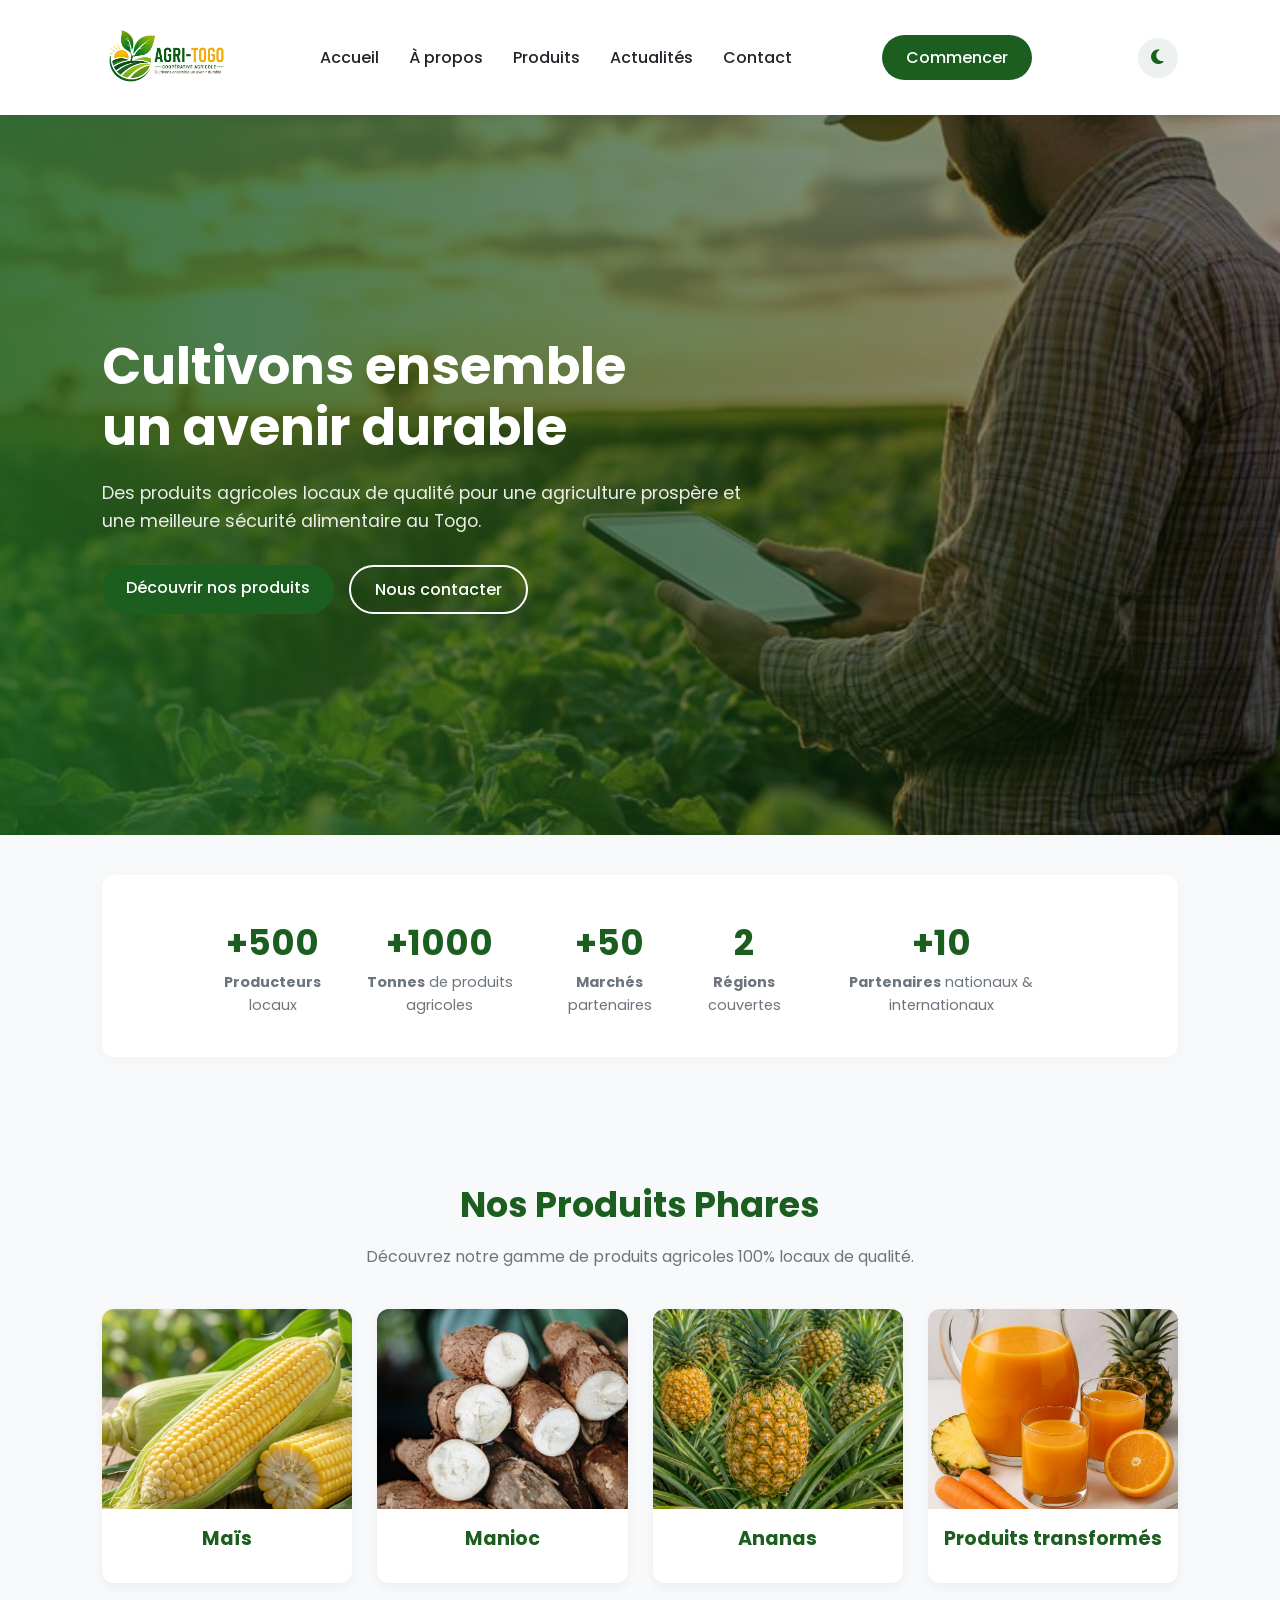
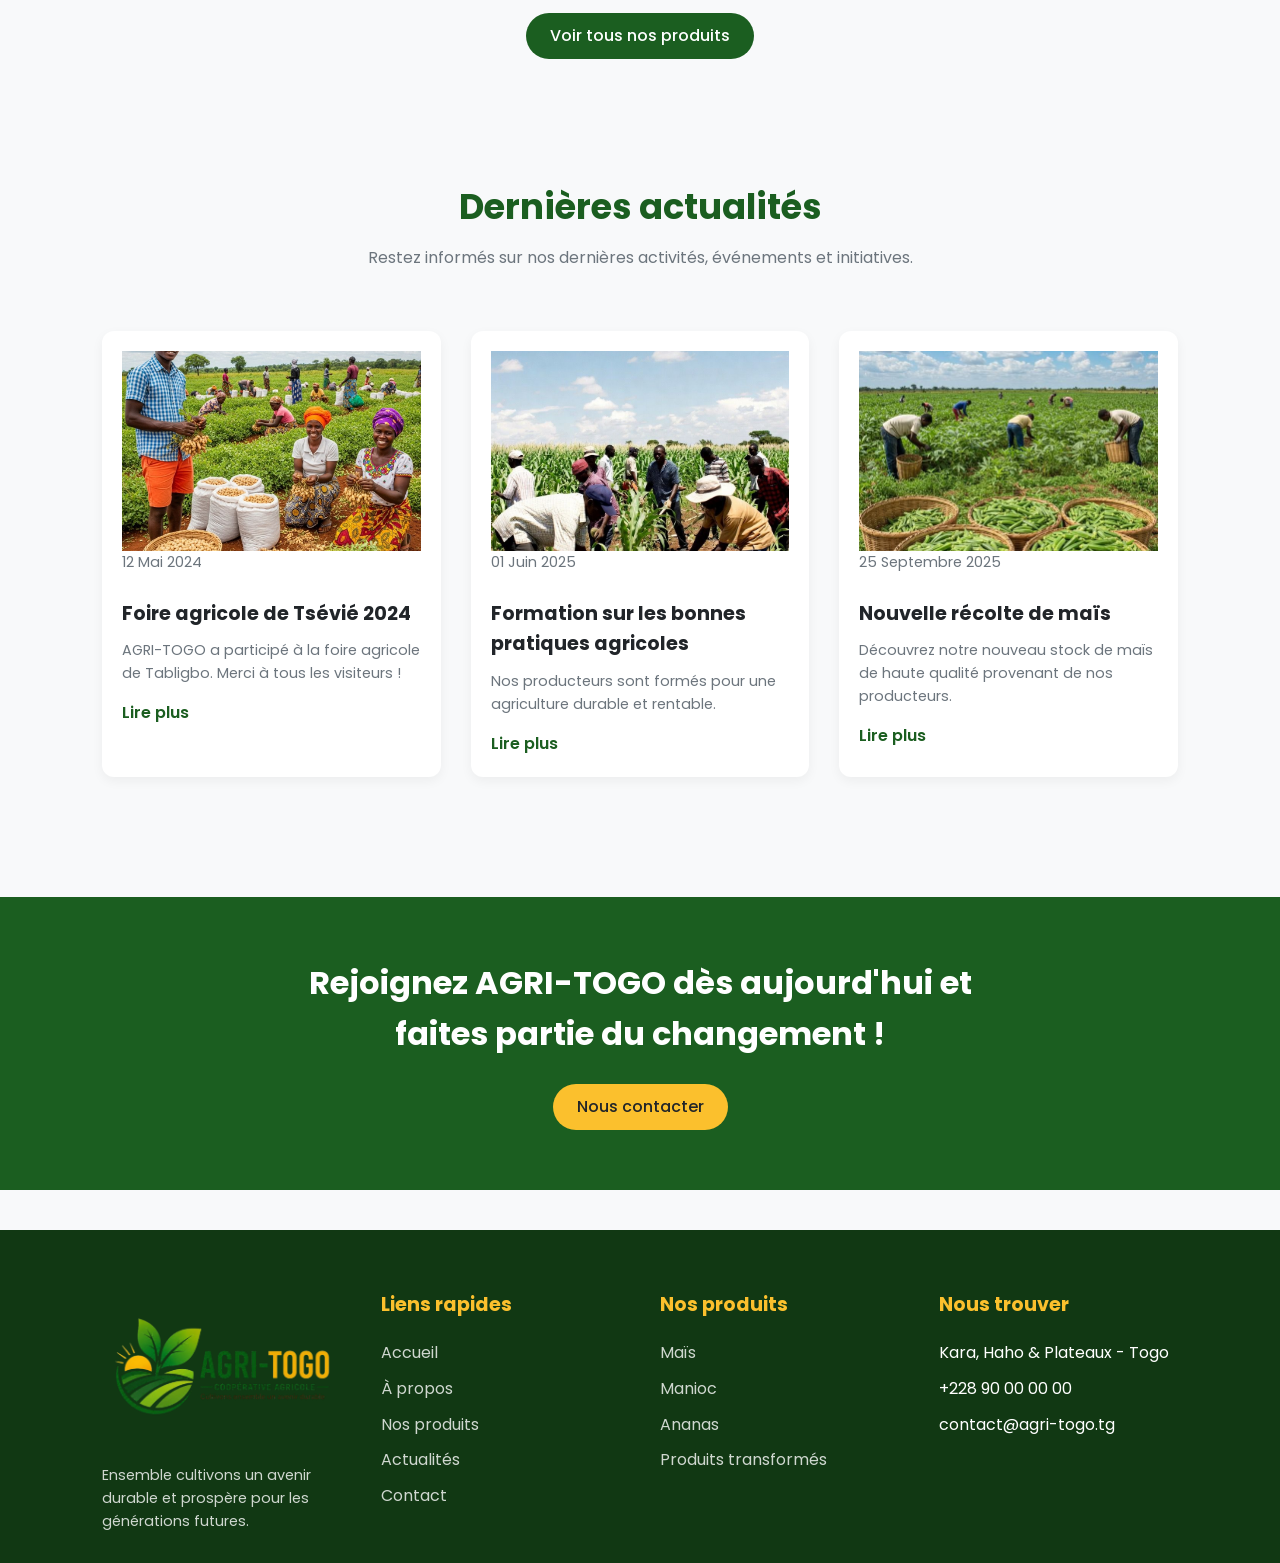
<file: index.html>
<!DOCTYPE html>  <!-- Déclaration du type de document : HTML5 -->
<html lang="fr">  <!-- Langue de la page : français -->
<head>  <!-- Zone des métadonnées et des ressources -->
    <meta charset="UTF-8">  <!-- Encodage des caractères (accents français) -->
    <meta name="viewport" content="width=device-width, initial-scale=1.0">  <!-- Rendu responsive sur mobile -->
    <title>AgriTogo</title>  <!-- Titre affiché dans l'onglet du navigateur -->
    <!-- Applique le thème sauvegardé avant le rendu pour éviter un "flash" de couleur -->
    <script>try{var theme=localStorage.getItem("theme")}catch(e){}document.documentElement.dataset.theme=theme||(matchMedia("(prefers-color-scheme: dark)").matches?"dark":"light");</script>
    <script defer src="js/mdsombre.js"></script>  <!-- Script du mode sombre/clair, chargé en différé -->
    <link rel="stylesheet" href="https://cdnjs.cloudflare.com/ajax/libs/font-awesome/6.7.2/css/all.min.css">  <!-- Icônes Font Awesome -->
    <link rel="stylesheet" href="css/style.css">  <!-- Feuille de style principale du site -->
</head>

<body>  <!-- Contenu visible de la page -->

    <!-- ================= EN-TÊTE (HEADER) ================= -->
   <header>  <!-- Barre de navigation fixée en haut de la page -->

    <div class="logo">  <!-- Bloc du logo -->
        <img src="image/logo.png" alt="AgriTogo">  <!-- Image du logo -->
    </div>

    <nav class="nav-links">  <!-- Menu de navigation principal -->

        <ul>  <!-- Liste des liens du menu -->

            <li><a href="index.html">Accueil</a></li>  <!-- Lien : page d'accueil -->

            <li><a href="Apropos.html">À propos</a></li>  <!-- Lien : page À propos -->

            <li><a href="NosProduits.html">Produits</a></li>  <!-- Lien : page Produits -->

            <li><a href="Actualités.html">Actualités</a></li>  <!-- Lien : page Actualités -->

            <li><a href="Contact.html">Contact</a></li>  <!-- Lien : page Contact -->

        </ul>

    </nav>

    <a href="Contact.html" class="btn">  <!-- Bouton d'appel à l'action vers la page Contact -->
        Commencer
    </a>

    <div class="menu-toggle">  <!-- Bouton hamburger, visible uniquement sur mobile -->

        <i class="fa-solid fa-bars"></i>  <!-- Icône du menu hamburger -->

    </div>

</header>

    <main>  <!-- Contenu principal de la page -->

        <!-- ================= SECTION HERO (BANNIÈRE) ================= -->
        <section class="hero">  <!-- Grande bannière d'accueil avec image de fond -->

            <img src="image/agriImage.jfif" alt="Agriculteurs">  <!-- Image de fond de la bannière -->

            <div class="overlay"></div>  <!-- Voile sombre pour améliorer la lisibilité du texte -->

            <div class="hero-content">  <!-- Bloc contenant le texte de la bannière -->

                <h1>Cultivons ensemble <br> un avenir durable</h1>  <!-- Titre principal (avec saut de ligne) -->

                <p>  <!-- Paragraphe d'introduction -->
                    Des produits agricoles locaux de qualité pour une agriculture
                    prospère et une meilleure sécurité alimentaire au Togo.
                </p>

                <div class="hero-buttons">  <!-- Conteneur des boutons de la bannière -->
                    <a href="NosProduits.html" class="btn1">  <!-- Bouton principal : découvrir les produits -->
                        Découvrir nos produits
                    </a>

                    <a href="Contact.html" class="btn2">  <!-- Bouton secondaire : nous contacter -->
                        Nous contacter
                    </a>
                </div>

            </div>

        </section>

        <!-- ================= SECTION CHIFFRES CLÉS ================= -->

        <section class="chiffres">  <!-- Bandeau des chiffres clés de la coopérative -->

            <div class="chiffre">  <!-- Bloc d'un chiffre clé -->
                <h2>+500</h2>  <!-- Valeur du chiffre -->
                <p><strong>Producteurs</strong> locaux</p>  <!-- Légende du chiffre -->
            </div>

            <div class="chiffre">
                <h2>+1000</h2>
                <p><strong>Tonnes</strong> de produits agricoles</p>
            </div>

            <div class="chiffre">
                <h2>+50</h2>
                <p><strong>Marchés</strong> partenaires</p>
            </div>

            <div class="chiffre">
                <h2>2</h2>
                <p><strong>Régions</strong> couvertes</p>
            </div>

            <div class="chiffre">
                <h2>+10</h2>
                <p><strong>Partenaires</strong> nationaux & internationaux</p>
            </div>

        </section>

        <!-- ================= SECTION PRODUITS PHARES ================= -->

        <section class="produits">  <!-- Section présentant les produits phares -->

            <div class="section-title">  <!-- Titre de section (centré) -->
                <h2>Nos Produits Phares</h2>  <!-- Titre de la section -->
                <p>  <!-- Sous-titre de la section -->
                    Découvrez notre gamme de produits agricoles
                    100% locaux de qualité.
                </p>
            </div>

            <div class="produits-grid">  <!-- Grille responsive des produits -->

                <div class="produit">  <!-- Carte d'un produit -->
                    <img src="image/mais.jfif" alt="Maïs">  <!-- Image du produit -->
                    <h3>Maïs</h3>  <!-- Nom du produit -->
                </div>

                <div class="produit">
                    <img src="image/manioc.jfif" alt="Manioc">
                    <h3>Manioc</h3>
                </div>

                <div class="produit">
                    <img src="image/ananas.jfif" alt="Ananas">
                    <h3>Ananas</h3>
                </div>

                <div class="produit">
                    <img src="image/transformé.jfif" alt="Produits transformés">
                    <h3>Produits transformés</h3>
                </div>

            </div>

            <div class="btn-center">  <!-- Bloc centré pour le bouton -->
                <a href="NosProduits.html" class="btn">  <!-- Bouton vers la page des produits -->
                    Voir tous nos produits
                </a>
            </div>

        </section>

        <!-- ================= SECTION ACTUALITÉS ================= -->

        <section class="actualites">  <!-- Section des dernières actualités -->

            <div class="section-title">  <!-- Titre de section (centré) -->
                <h2>Dernières actualités</h2>  <!-- Titre de la section -->
                <p>  <!-- Sous-titre de la section -->
                    Restez informés sur nos dernières activités,
                    événements et initiatives.
                </p>
            </div>

            <div class="actualites-grid">  <!-- Grille responsive des articles -->

                <article class="actualite">  <!-- Article de la première actualité -->

                    <img src="image/actualite1.jpg" alt="Actualité 1">  <!-- Image de l'article -->

                    <p>12 Mai 2024</p>  <!-- Date de l'actualité -->

                    <h3>Foire agricole de Tsévié 2024</h3>  <!-- Titre de l'actualité -->

                    <p>  <!-- Résumé de l'actualité -->
                        AGRI-TOGO a participé à la foire agricole de
                        Tabligbo. Merci à tous les visiteurs !
                    </p>

                    <a href="Actualités.html">Lire plus</a>  <!-- Lien vers la page Actualités -->

                </article>

                <article class="actualite">  <!-- Article de la deuxième actualité -->

                    <img src="image/actualite2.jpg" alt="Actualité 2">

                    <p>01 Juin 2025</p>

                    <h3>
                        Formation sur les bonnes pratiques agricoles
                    </h3>

                    <p>
                        Nos producteurs sont formés pour une agriculture
                        durable et rentable.
                    </p>

                    <a href="Actualités.html">Lire plus</a>

                </article>

                <article class="actualite">  <!-- Article de la troisième actualité -->

                    <img src="image/actualite3.jpg" alt="Actualité 3">

                    <p>25 Septembre 2025</p>

                    <h3>Nouvelle récolte de maïs</h3>

                    <p>
                        Découvrez notre nouveau stock de maïs de haute
                        qualité provenant de nos producteurs.
                    </p>

                    <a href="Actualités.html">Lire plus</a>

                </article>

            </div>

        </section>

        <!-- ================= SECTION APPEL À L'ACTION (CTA) ================= -->

        <section class="cta">  <!-- Section incitant le visiteur à nous contacter -->

            <h2>  <!-- Message d'appel à l'action -->
                Rejoignez AGRI-TOGO dès aujourd'hui
                et faites partie du changement !
            </h2>

            <a href="Contact.html" class="btn">  <!-- Bouton vers la page Contact -->
                Nous contacter
            </a>

        </section>

    </main>

    <!-- ================= PIED DE PAGE (FOOTER) ================= -->

    <footer>  <!-- Pied de page avec le logo et les liens -->

        <div class="footer-logo">  <!-- Bloc logo et slogan -->

            <a href="index.html">
                <img src="image/logo.png" alt="AgriTogo Logo">
            </a>

            <p>  <!-- Slogan de la coopérative -->
                Ensemble cultivons un avenir durable et prospère
                pour les générations futures.
            </p>

        </div>

        <div class="footer-links">  <!-- Colonne de liens rapides -->

            <h3>Liens rapides</h3>  <!-- Titre de la colonne -->

            <ul>  <!-- Liste des liens rapides -->
                <li><a href="index.html">Accueil</a></li>  <!-- Lien : accueil -->
                <li><a href="Apropos.html">À propos</a></li>  <!-- Lien : à propos -->
                <li><a href="NosProduits.html">Nos produits</a></li>  <!-- Lien : produits -->
                <li><a href="Actualités.html">Actualités</a></li>  <!-- Lien : actualités -->
                <li><a href="Contact.html">Contact</a></li>  <!-- Lien : contact -->
            </ul>

        </div>

        <div class="footer-links">  <!-- Colonne des produits -->

            <h3>Nos produits</h3>  <!-- Titre de la colonne -->

            <ul>  <!-- Liste des produits -->
                <li><a href="NosProduits.html">Maïs</a></li>  <!-- Lien : maïs -->
                <li><a href="NosProduits.html">Manioc</a></li>  <!-- Lien : manioc -->
                <li><a href="NosProduits.html">Ananas</a></li>  <!-- Lien : ananas -->
                <li><a href="NosProduits.html">Produits transformés</a></li>  <!-- Lien : produits transformés -->
            </ul>

        </div>

        <div class="footer-links">  <!-- Colonne des coordonnées -->

            <h3>Nous trouver</h3>  <!-- Titre de la colonne -->

            <ul>  <!-- Liste des coordonnées -->
                <li>Kara, Haho & Plateaux - Togo</li>  <!-- Localisation -->
                <li>+228 90 00 00 00</li>  <!-- Téléphone -->
                <li>contact@agri-togo.tg</li>  <!-- E-mail -->
            </ul>

        </div>

    </footer>
    <script src="js/script.js"></script>  <!-- Script principal (menu mobile) -->

</body>
</html>
</file>
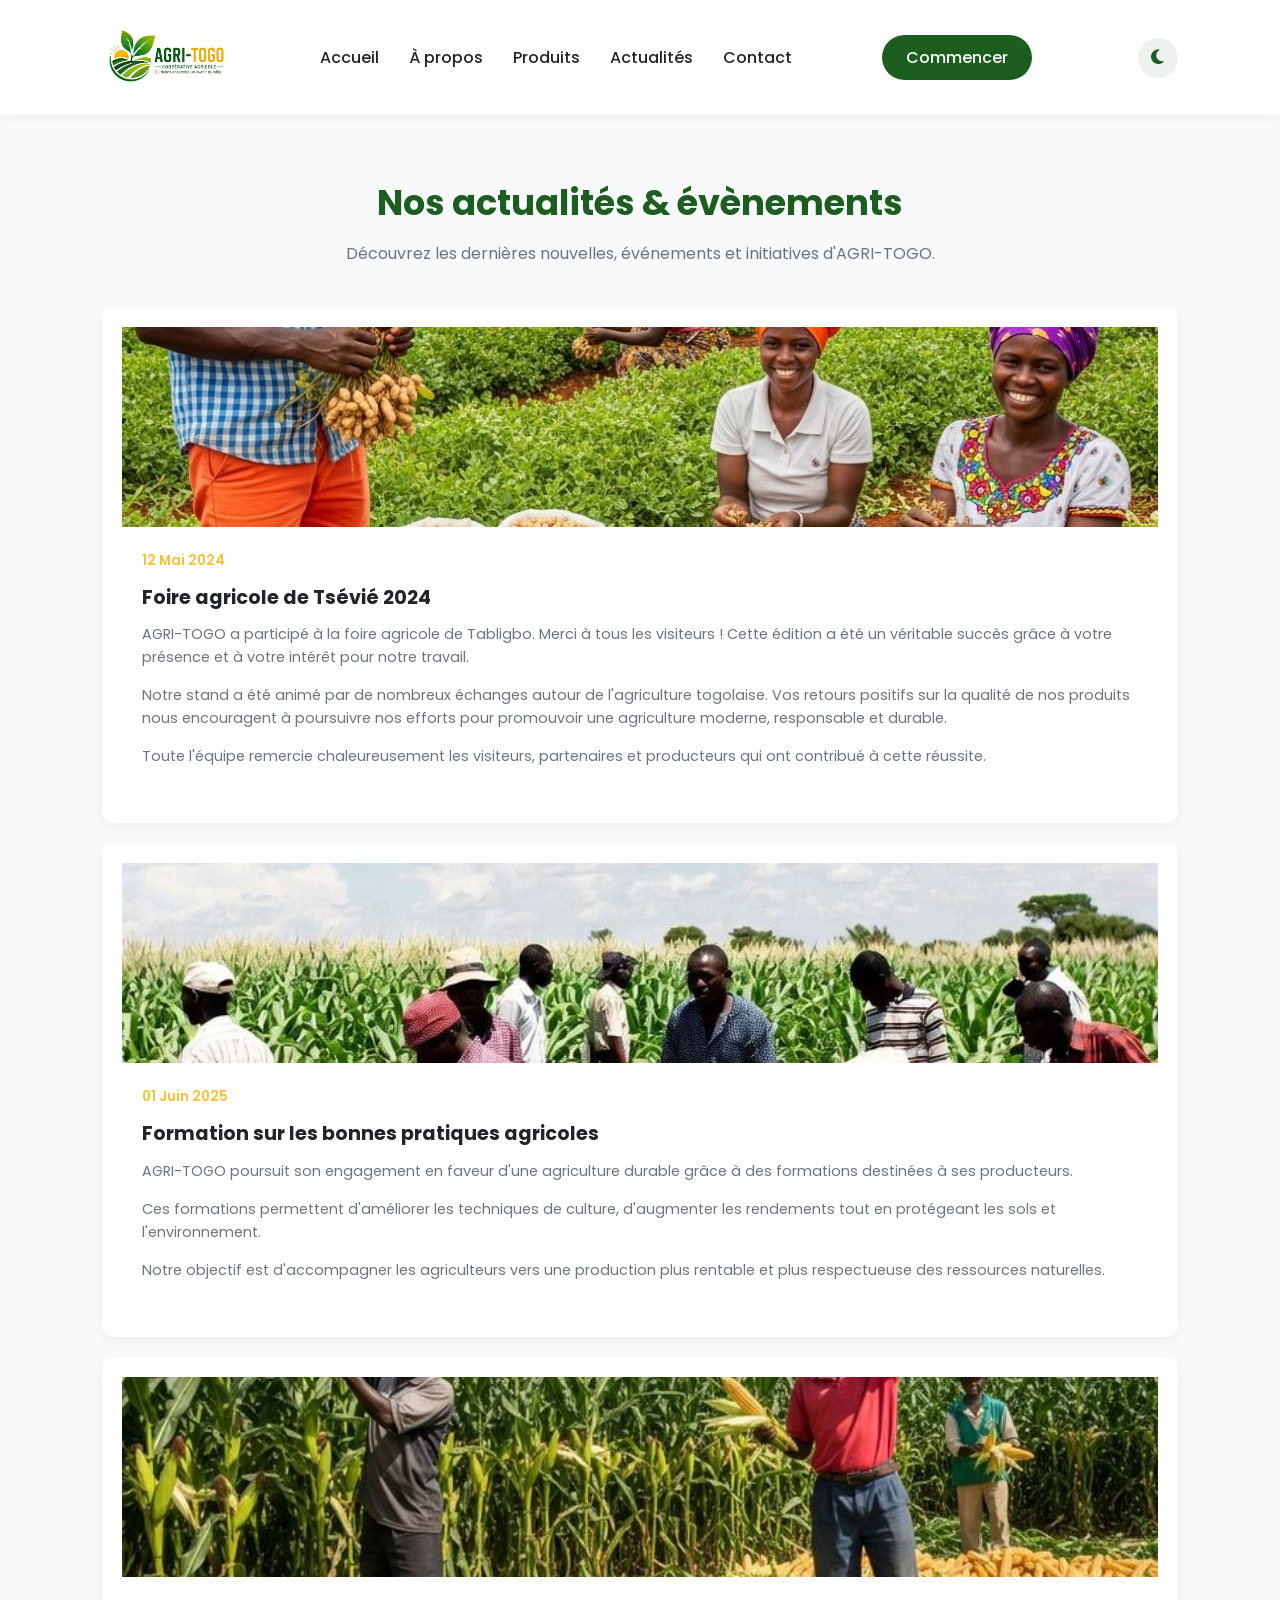
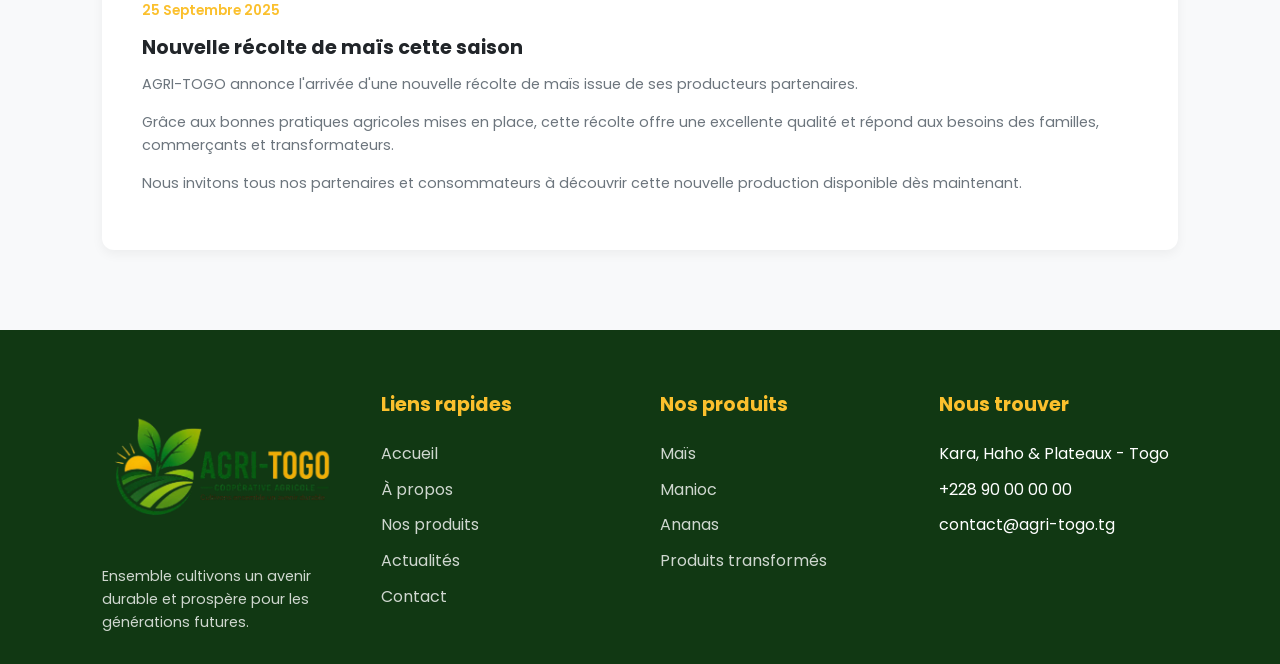
<file: Actualités.html>
<!DOCTYPE html>  <!-- Déclaration du type de document : HTML5 -->
<html lang="fr">  <!-- Langue de la page : français -->
<head>  <!-- Zone des métadonnées et des ressources -->
    <meta charset="UTF-8">  <!-- Encodage des caractères (accents français) -->
    <meta name="viewport" content="width=device-width, initial-scale=1.0">  <!-- Rendu responsive sur mobile -->
    <title>AgriTogo</title>  <!-- Titre affiché dans l'onglet du navigateur -->
    <!-- Applique le thème sauvegardé avant le rendu pour éviter un "flash" de couleur -->
    <script>try{var theme=localStorage.getItem("theme")}catch(e){}document.documentElement.dataset.theme=theme||(matchMedia("(prefers-color-scheme: dark)").matches?"dark":"light");</script>
    <script defer src="js/mdsombre.js"></script>  <!-- Script du mode sombre/clair, chargé en différé -->
    <link rel="stylesheet" href="https://cdnjs.cloudflare.com/ajax/libs/font-awesome/6.7.2/css/all.min.css">  <!-- Icônes Font Awesome -->
    <link rel="stylesheet" href="css/style.css">  <!-- Feuille de style principale du site -->
</head>

<body>  <!-- Contenu visible de la page -->
    <header>  <!-- Barre de navigation fixée en haut de la page -->

    <div class="logo">  <!-- Bloc du logo -->
        <img src="image/logo.png" alt="AgriTogo">  <!-- Image du logo -->
    </div>

    <nav class="nav-links">  <!-- Menu de navigation principal -->

        <ul>  <!-- Liste des liens du menu -->

            <li><a href="index.html">Accueil</a></li>  <!-- Lien : page d'accueil -->

            <li><a href="Apropos.html">À propos</a></li>  <!-- Lien : page À propos -->

            <li><a href="NosProduits.html">Produits</a></li>  <!-- Lien : page Produits -->

            <li><a href="Actualités.html">Actualités</a></li>  <!-- Lien : page Actualités -->

            <li><a href="Contact.html">Contact</a></li>  <!-- Lien : page Contact -->

        </ul>

    </nav>

    <a href="Contact.html" class="btn">  <!-- Bouton d'appel à l'action vers la page Contact -->
        Commencer
    </a>

    <div class="menu-toggle">  <!-- Bouton hamburger, visible uniquement sur mobile -->

        <i class="fa-solid fa-bars"></i>  <!-- Icône du menu hamburger -->

    </div>

</header>

<main>  <!-- Contenu principal de la page -->

    <!-- ================= SECTION ACTUALITÉS ================= -->

    <section class="actualites">  <!-- Section des actualités et événements -->

        <div class="section-title">  <!-- Titre de section (centré) -->
            <h1>Nos actualités & évènements</h1>  <!-- Titre principal de la page -->
            <p>  <!-- Sous-titre de la page -->
                Découvrez les dernières nouvelles, événements et initiatives
                d'AGRI-TOGO.
            </p>
        </div>

        <div class="actualites-list">  <!-- Liste verticale des articles -->

            <!-- Actualité 1 : foire agricole -->

            <article class="actualite">  <!-- Article de la première actualité -->

                <div class="actualite-image">  <!-- Bloc contenant l'image -->
                    <img src="image/actualite1.jpg" alt="Foire agricole de Tsévié">  <!-- Image de l'actualité -->
                </div>

                <div class="actualite-content">  <!-- Bloc contenant le texte -->

                    <span class="date">12 Mai 2024</span>  <!-- Date de l'actualité -->

                    <h2>Foire agricole de Tsévié 2024</h2>  <!-- Titre de l'actualité -->

                    <p>  <!-- Premier paragraphe de l'actualité -->
                        AGRI-TOGO a participé à la foire agricole de Tabligbo.
                        Merci à tous les visiteurs ! Cette édition a été un
                        véritable succès grâce à votre présence et à votre
                        intérêt pour notre travail.
                    </p>

                    <p>  <!-- Deuxième paragraphe de l'actualité -->
                        Notre stand a été animé par de nombreux échanges autour
                        de l'agriculture togolaise. Vos retours positifs sur la
                        qualité de nos produits nous encouragent à poursuivre
                        nos efforts pour promouvoir une agriculture moderne,
                        responsable et durable.
                    </p>

                    <p>  <!-- Troisième paragraphe de l'actualité -->
                        Toute l'équipe remercie chaleureusement les visiteurs,
                        partenaires et producteurs qui ont contribué à cette
                        réussite.
                    </p>

                </div>

            </article>

            <!-- Actualité 2 : formation -->

            <article class="actualite">  <!-- Article de la deuxième actualité -->

                <div class="actualite-image">
                    <img src="image/actualite2.jpg" alt="Formation agricole">
                </div>

                <div class="actualite-content">

                    <span class="date">01 Juin 2025</span>

                    <h2>Formation sur les bonnes pratiques agricoles</h2>

                    <p>
                        AGRI-TOGO poursuit son engagement en faveur d'une
                        agriculture durable grâce à des formations destinées à
                        ses producteurs.
                    </p>

                    <p>
                        Ces formations permettent d'améliorer les techniques de
                        culture, d'augmenter les rendements tout en protégeant
                        les sols et l'environnement.
                    </p>

                    <p>
                        Notre objectif est d'accompagner les agriculteurs vers
                        une production plus rentable et plus respectueuse des
                        ressources naturelles.
                    </p>

                </div>

            </article>

            <!-- Actualité 3 : récolte de maïs -->

            <article class="actualite">  <!-- Article de la troisième actualité -->

                <div class="actualite-image">
                    <img src="image/recoltemaÏs.jfif" alt="Récolte de maïs">
                </div>

                <div class="actualite-content">

                    <span class="date">25 Septembre 2025</span>

                    <h2>Nouvelle récolte de maïs cette saison</h2>

                    <p>
                        AGRI-TOGO annonce l'arrivée d'une nouvelle récolte de
                        maïs issue de ses producteurs partenaires.
                    </p>

                    <p>
                        Grâce aux bonnes pratiques agricoles mises en place,
                        cette récolte offre une excellente qualité et répond aux
                        besoins des familles, commerçants et transformateurs.
                    </p>

                    <p>
                        Nous invitons tous nos partenaires et consommateurs à
                        découvrir cette nouvelle production disponible dès
                        maintenant.
                    </p>

                </div>

            </article>

        </div>

    </section>

</main>
        <footer>  <!-- Pied de page avec le logo et les liens -->

        <div class="footer-logo">  <!-- Bloc logo et slogan -->

            <a href="index.html">
                <img src="image/logo.png" alt="AgriTogo Logo">
            </a>

            <p>  <!-- Slogan de la coopérative -->
                Ensemble cultivons un avenir durable et prospère
                pour les générations futures.
            </p>

        </div>

        <div class="footer-links">  <!-- Colonne de liens rapides -->

            <h3>Liens rapides</h3>  <!-- Titre de la colonne -->

            <ul>  <!-- Liste des liens rapides -->
                <li><a href="index.html">Accueil</a></li>  <!-- Lien : accueil -->
                <li><a href="Apropos.html">À propos</a></li>  <!-- Lien : à propos -->
                <li><a href="NosProduits.html">Nos produits</a></li>  <!-- Lien : produits -->
                <li><a href="Actualités.html">Actualités</a></li>  <!-- Lien : actualités -->
                <li><a href="Contact.html">Contact</a></li>  <!-- Lien : contact -->
            </ul>

        </div>

        <div class="footer-links">  <!-- Colonne des produits -->

            <h3>Nos produits</h3>  <!-- Titre de la colonne -->

            <ul>  <!-- Liste des produits -->
                <li><a href="NosProduits.html">Maïs</a></li>  <!-- Lien : maïs -->
                <li><a href="NosProduits.html">Manioc</a></li>  <!-- Lien : manioc -->
                <li><a href="NosProduits.html">Ananas</a></li>  <!-- Lien : ananas -->
                <li><a href="NosProduits.html">Produits transformés</a></li>  <!-- Lien : produits transformés -->
            </ul>

        </div>

        <div class="footer-links">  <!-- Colonne des coordonnées -->

            <h3>Nous trouver</h3>  <!-- Titre de la colonne -->

            <ul>  <!-- Liste des coordonnées -->
                <li>Kara, Haho & Plateaux - Togo</li>  <!-- Localisation -->
                <li>+228 90 00 00 00</li>  <!-- Téléphone -->
                <li>contact@agri-togo.tg</li>  <!-- E-mail -->
            </ul>

        </div>

    </footer>
    <script src="js/script.js"></script>  <!-- Script principal (menu mobile) -->
</body>
</html>
</file>
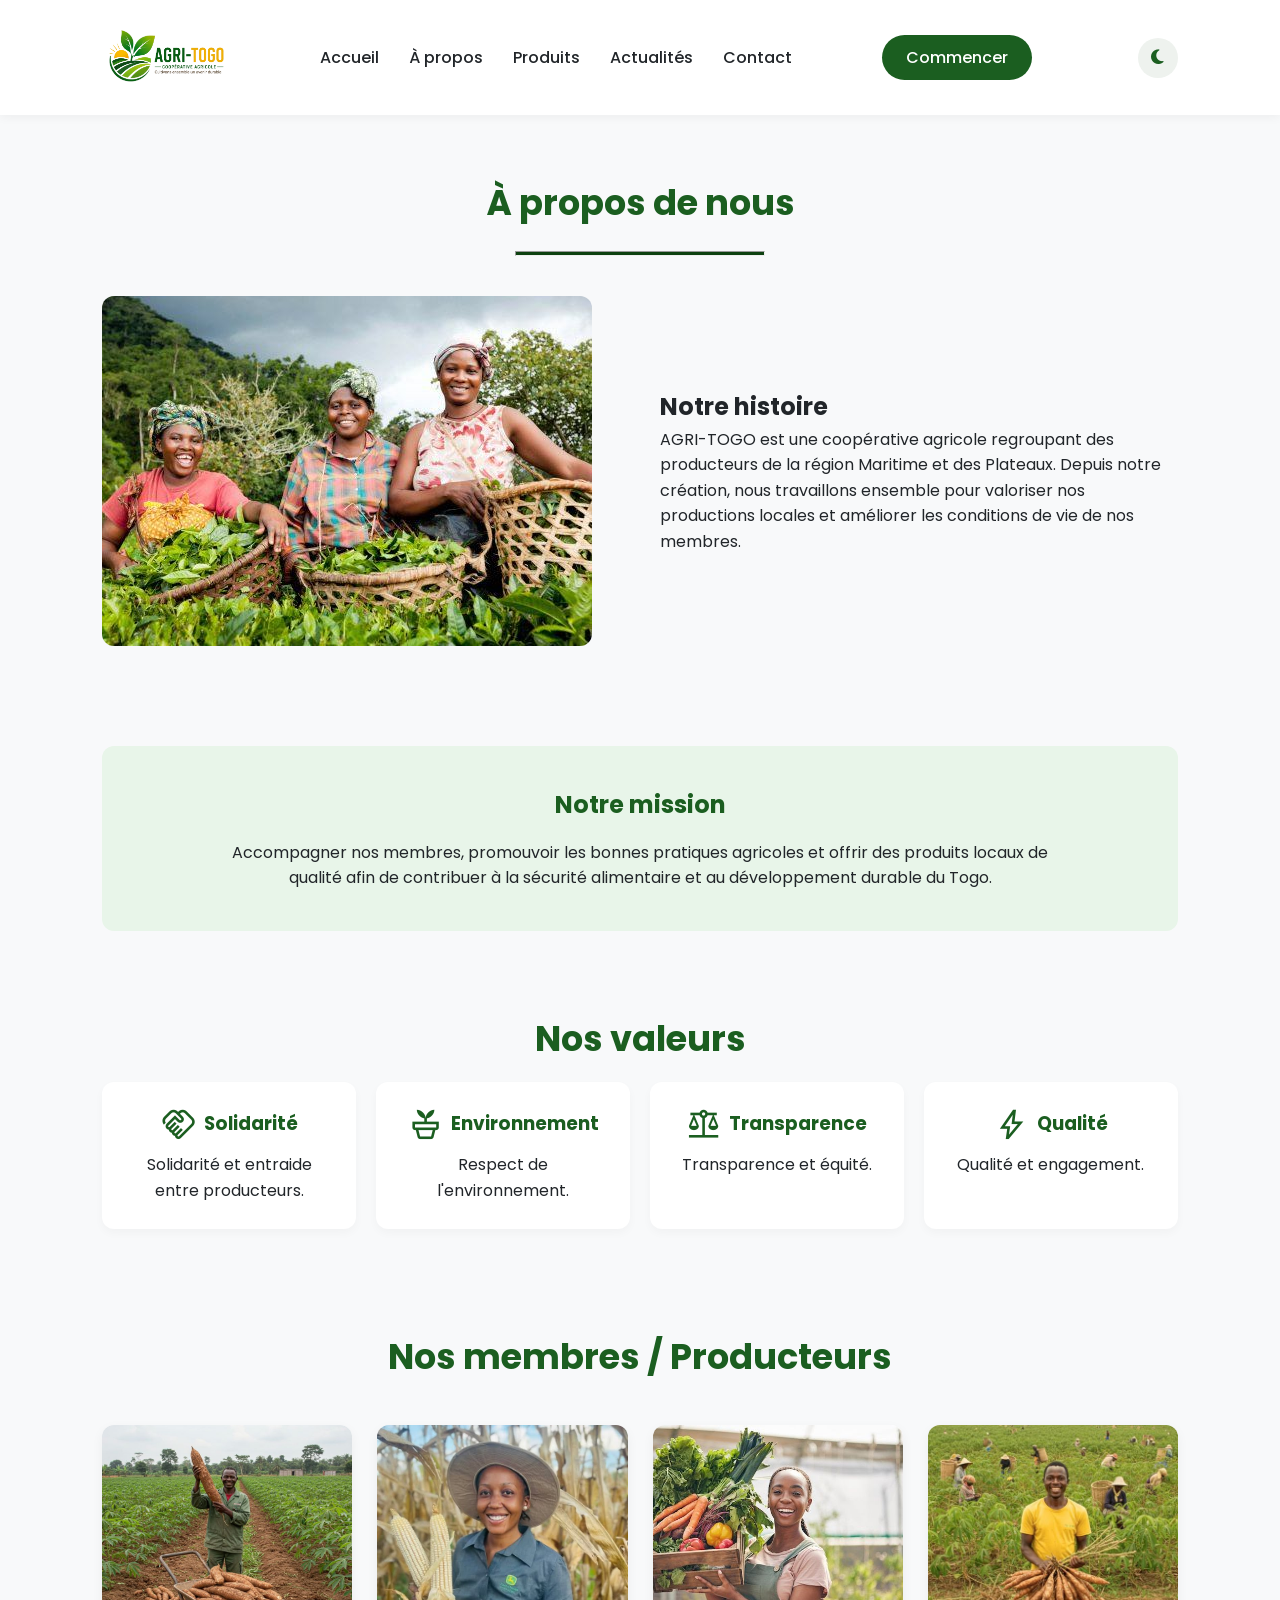
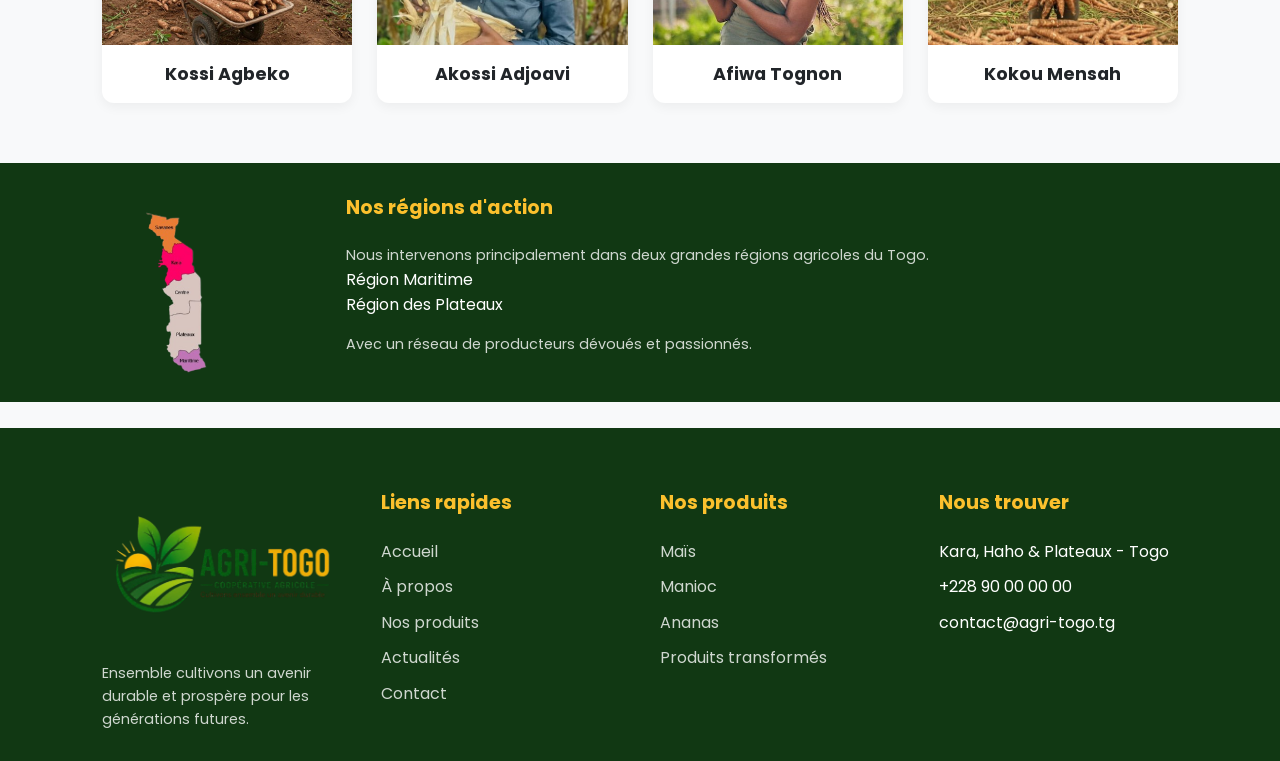
<file: Apropos.html>
<!DOCTYPE html>  <!-- Déclaration du type de document : HTML5 -->
<html lang="fr">  <!-- Langue de la page : français -->
<head>  <!-- Zone des métadonnées et des ressources -->
    <meta charset="UTF-8">  <!-- Encodage des caractères (accents français) -->
    <meta name="viewport" content="width=device-width, initial-scale=1.0">  <!-- Rendu responsive sur mobile -->
    <title>AgriTogo</title>  <!-- Titre affiché dans l'onglet du navigateur -->
    <!-- Applique le thème sauvegardé avant le rendu pour éviter un "flash" de couleur -->
    <script>try{var theme=localStorage.getItem("theme")}catch(e){}document.documentElement.dataset.theme=theme||(matchMedia("(prefers-color-scheme: dark)").matches?"dark":"light");</script>
    <script defer src="js/mdsombre.js"></script>  <!-- Script du mode sombre/clair, chargé en différé -->
    <link rel="stylesheet" href="https://cdnjs.cloudflare.com/ajax/libs/font-awesome/6.7.2/css/all.min.css">  <!-- Icônes Font Awesome -->
    <link rel="stylesheet" href="https://fonts.googleapis.com/css2?family=Material+Symbols+Outlined:opsz,wght,FILL,GRAD@20..48,100..700,0..1,-50..200" />
    <link rel="stylesheet" href="css/style.css">  <!-- Feuille de style principale du site -->
</head>

<body>  <!-- Contenu visible de la page -->
    <header>  <!-- Barre de navigation fixée en haut de la page -->

    <div class="logo">  <!-- Bloc du logo -->
        <img src="image/logo.png" alt="AgriTogo">  <!-- Image du logo -->
    </div>

    <nav class="nav-links">  <!-- Menu de navigation principal -->

        <ul>  <!-- Liste des liens du menu -->

            <li><a href="index.html">Accueil</a></li>  <!-- Lien : page d'accueil -->

            <li><a href="Apropos.html">À propos</a></li>  <!-- Lien : page À propos -->

            <li><a href="NosProduits.html">Produits</a></li>  <!-- Lien : page Produits -->

            <li><a href="Actualités.html">Actualités</a></li>  <!-- Lien : page Actualités -->

            <li><a href="Contact.html">Contact</a></li>  <!-- Lien : page Contact -->

        </ul>

    </nav>

    <a href="Contact.html" class="btn">  <!-- Bouton d'appel à l'action vers la page Contact -->
        Commencer
    </a>

    <div class="menu-toggle">  <!-- Bouton hamburger, visible uniquement sur mobile -->

        <i class="fa-solid fa-bars"></i>  <!-- Icône du menu hamburger -->

    </div>

</header>

<main>  <!-- Contenu principal de la page -->

    <!-- ================= SECTION INTRODUCTION ================= -->

    <section class="apropos">  <!-- Section d'introduction de la page À propos -->

        <div class="section-title">  <!-- Titre de section (centré) -->
            <h1>À propos de nous</h1>  <!-- Titre principal de la page -->
            <hr>  <!-- Ligne décorative sous le titre -->
        </div>

        <div class="apropos-content">  <!-- Bloc contenant l'image et le texte -->

            <div class="apropos-image">  <!-- Bloc de l'image -->
                <img src="image/apropos.jpg" alt="À propos de nous">  <!-- Image d'illustration -->
            </div>

            <div class="apropos-text">  <!-- Bloc du texte -->

                <div class="histoire">  <!-- Sous-bloc racontant l'histoire -->
                    <h2>Notre histoire</h2>  <!-- Titre du sous-bloc -->

                    <p>  <!-- Paragraphe présentant la coopérative -->
                        AGRI-TOGO est une coopérative agricole regroupant des
                        producteurs de la région Maritime et des Plateaux.
                        Depuis notre création, nous travaillons ensemble pour
                        valoriser nos productions locales et améliorer les
                        conditions de vie de nos membres.
                    </p>
                </div>

            </div>

        </div>

    </section>

    <!-- ================= SECTION MISSION ================= -->

    <section class="mission">  <!-- Section présentant la mission -->

        <h2>Notre mission</h2>  <!-- Titre de la section -->

        <p>  <!-- Description de la mission -->
            Accompagner nos membres, promouvoir les bonnes pratiques
            agricoles et offrir des produits locaux de qualité afin de
            contribuer à la sécurité alimentaire et au développement
            durable du Togo.
        </p>

    </section>

    <!-- ================= SECTION VALEURS ================= -->

    <section class="valeurs">  <!-- Section des valeurs de la coopérative -->

        <h2>Nos valeurs</h2>  <!-- Titre de la section -->

        <div class="valeurs-grid">  <!-- Grille responsive des valeurs -->

            <div class="valeur">  <!-- Carte d'une valeur -->
                <h3> <span class="material-symbols-outlined">handshake</span>Solidarité</h3>  <!-- Nom de la valeur -->
                <p>Solidarité et entraide entre producteurs.</p>  <!-- Description -->
            </div>

            <div class="valeur">
                <h3> <span class="material-symbols-outlined">potted_plant</span>Environnement</h3>
                <p>Respect de l'environnement.</p>
            </div>

            <div class="valeur">
                <h3><span class="material-symbols-outlined">balance</span>Transparence</h3>
                <p>Transparence et équité.</p>
            </div>

            <div class="valeur">
                <h3><span class="material-symbols-outlined">bolt</span>Qualité</h3>
                <p>Qualité et engagement.</p>
            </div>

        </div>

    </section>

    <!-- ================= SECTION MEMBRES ================= -->

    <section class="membres">  <!-- Section présentant les membres / producteurs -->

        <div class="section-title">  <!-- Titre de section (centré) -->
            <h2>Nos membres / Producteurs</h2>  <!-- Titre de la section -->
        </div>

        <div class="membres-grid">  <!-- Grille responsive des membres -->

            <article class="membre">  <!-- Carte d'un membre -->

                <img src="image/membre1.jpg" alt="Kossi Agbeko">  <!-- Photo du membre -->

                <h3>Kossi Agbeko</h3>  <!-- Nom du membre -->

            </article>

            <article class="membre">

                <img src="image/membre2.jpg" alt="Akossi Adjoavi">

                <h3>Akossi Adjoavi</h3>

            </article>

            <article class="membre">

                <img src="image/membre3.jpg" alt="Afiwa Tognon">

                <h3>Afiwa Tognon</h3>

            </article>

            <article class="membre">

                <img src="image/membre4.jpg" alt="Kokou Mensah">

                <h3>Kokou Mensah</h3>

            </article>

        </div>

    </section>


    <!-- Pied de page : carte et régions d'action -->

    <section class="cartographie">

    <div class="cartographie-map">  <!-- Bloc contenant la carte -->

        <img src="image/cartographie.png" alt="Carte du Togo" >  <!-- Image de la carte -->

    </div>

    <div class="footer-region">  <!-- Bloc des régions d'action -->

        <h3>Nos régions d'action</h3>  <!-- Titre du bloc -->

        <p>  <!-- Paragraphe d'introduction -->
            Nous intervenons principalement dans deux grandes régions
            agricoles du Togo.
        </p>

        <ul>  <!-- Liste des régions -->
            <li>Région Maritime</li>  <!-- Première région -->
            <li>Région des Plateaux</li>  <!-- Deuxième région -->
        </ul>

        <p>  <!-- Paragraphe de conclusion -->
            Avec un réseau de producteurs dévoués et passionnés.
        </p>

    </div>
</section><br>



</main>



        <footer>  <!-- Pied de page avec le logo et les liens -->

        <div class="footer-logo">  <!-- Bloc logo et slogan -->

            <a href="index.html">
                <img src="image/logo.png" alt="AgriTogo Logo">
            </a>

            <p>  <!-- Slogan de la coopérative -->
                Ensemble cultivons un avenir durable et prospère
                pour les générations futures.
            </p>

        </div>

        <div class="footer-links">  <!-- Colonne de liens rapides -->

            <h3>Liens rapides</h3>  <!-- Titre de la colonne -->

            <ul>  <!-- Liste des liens rapides -->
                <li><a href="index.html">Accueil</a></li>  <!-- Lien : accueil -->
                <li><a href="Apropos.html">À propos</a></li>  <!-- Lien : à propos -->
                <li><a href="NosProduits.html">Nos produits</a></li>  <!-- Lien : produits -->
                <li><a href="Actualités.html">Actualités</a></li>  <!-- Lien : actualités -->
                <li><a href="Contact.html">Contact</a></li>  <!-- Lien : contact -->
            </ul>

        </div>

        <div class="footer-links">  <!-- Colonne des produits -->

            <h3>Nos produits</h3>  <!-- Titre de la colonne -->

            <ul>  <!-- Liste des produits -->
                <li><a href="NosProduits.html">Maïs</a></li>  <!-- Lien : maïs -->
                <li><a href="NosProduits.html">Manioc</a></li>  <!-- Lien : manioc -->
                <li><a href="NosProduits.html">Ananas</a></li>  <!-- Lien : ananas -->
                <li><a href="NosProduits.html">Produits transformés</a></li>  <!-- Lien : produits transformés -->
            </ul>

        </div>

        <div class="footer-links">  <!-- Colonne des coordonnées -->

            <h3>Nous trouver</h3>  <!-- Titre de la colonne -->

            <ul>  <!-- Liste des coordonnées -->
                <li>Kara, Haho & Plateaux - Togo</li>  <!-- Localisation -->
                <li>+228 90 00 00 00</li>  <!-- Téléphone -->
                <li>contact@agri-togo.tg</li>  <!-- E-mail -->
            </ul>

        </div>

    </footer>
    <script src="js/script.js"></script>  <!-- Script principal (menu mobile) -->
</body>
</html>
</file>
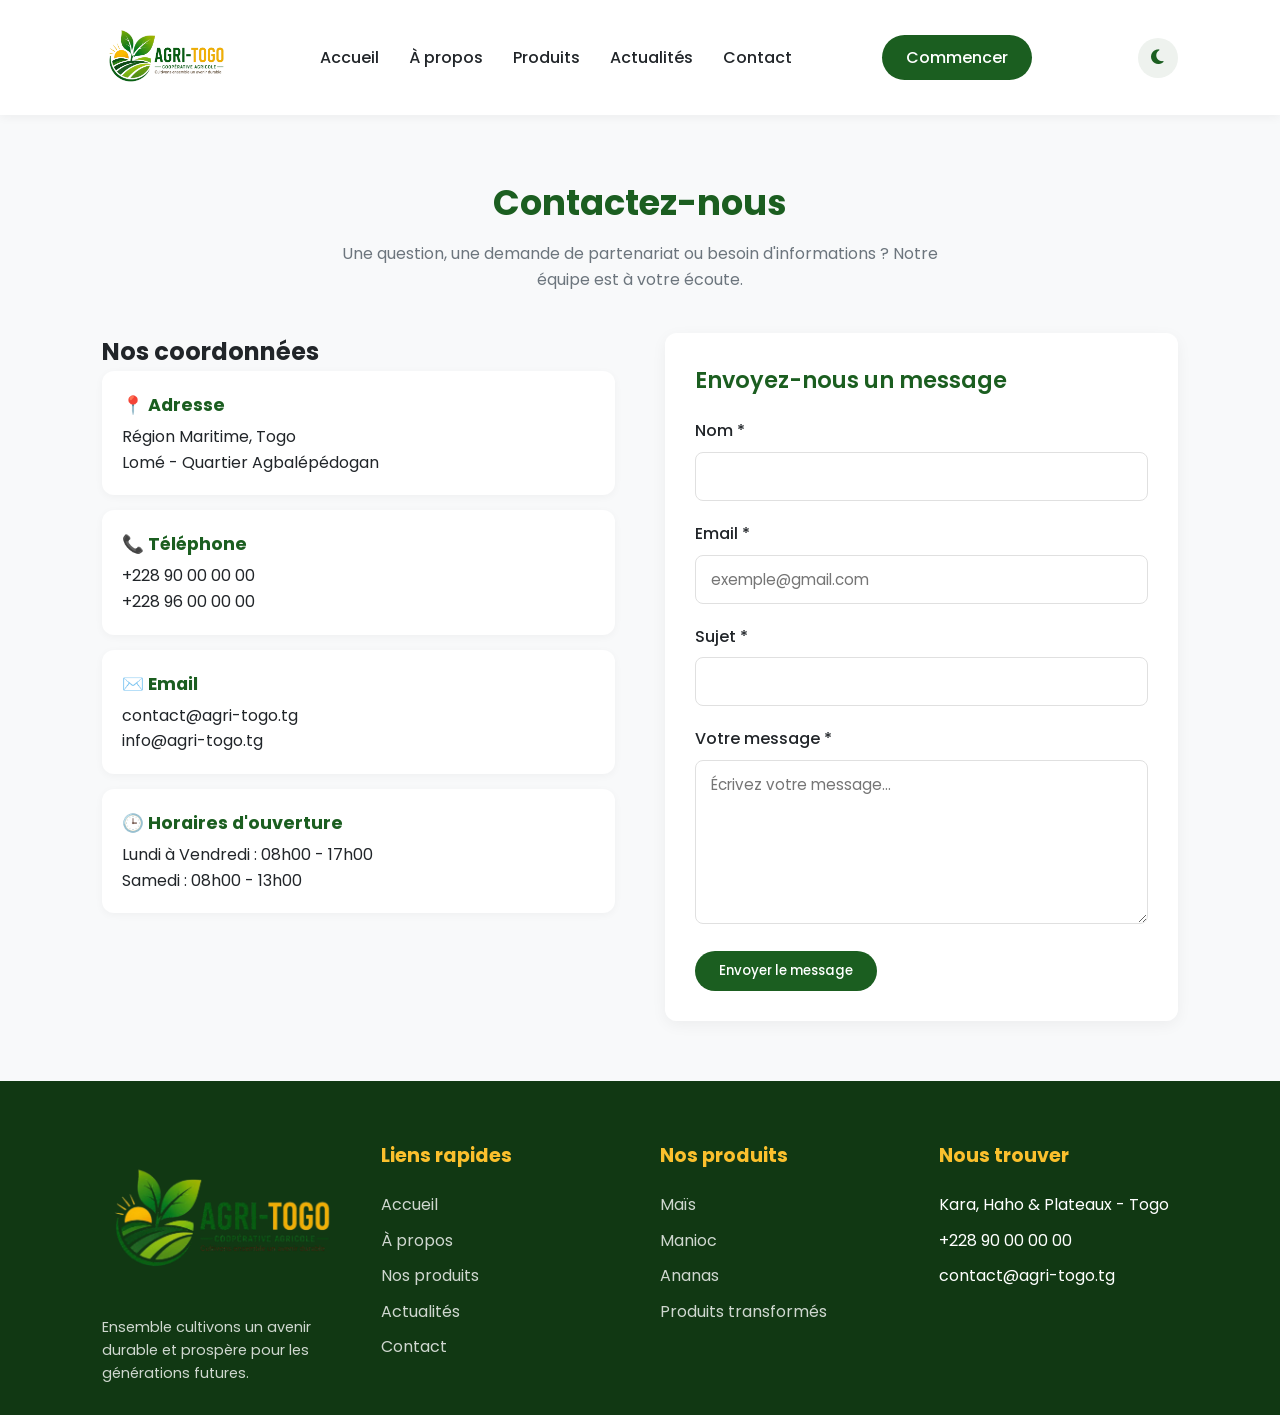
<file: Contact.html>
<!DOCTYPE html>  <!-- Déclaration du type de document : HTML5 -->
<html lang="en">  <!-- Langue de la page (laissée en anglais comme dans l'original) -->
<head>  <!-- Zone des métadonnées et des ressources -->
    <meta charset="UTF-8">  <!-- Encodage des caractères (accents français) -->
    <meta name="viewport" content="width=device-width, initial-scale=1.0">  <!-- Rendu responsive sur mobile -->
    <title>AgriTogo</title>  <!-- Titre affiché dans l'onglet du navigateur -->
    <!-- Applique le thème sauvegardé avant le rendu pour éviter un "flash" de couleur -->
    <script>try{var theme=localStorage.getItem("theme")}catch(e){}document.documentElement.dataset.theme=theme||(matchMedia("(prefers-color-scheme: dark)").matches?"dark":"light");</script>
    <script defer src="js/mdsombre.js"></script>  <!-- Script du mode sombre/clair, chargé en différé -->
    <link rel="stylesheet" href="https://cdnjs.cloudflare.com/ajax/libs/font-awesome/6.7.2/css/all.min.css">  <!-- Icônes Font Awesome -->
    <link rel="stylesheet" href="css/style.css">  <!-- Feuille de style principale du site -->
</head>
<body>  <!-- Contenu visible de la page -->
    <header>  <!-- Barre de navigation fixée en haut de la page -->

    <div class="logo">  <!-- Bloc du logo -->
        <img src="image/logo.png" alt="AgriTogo">  <!-- Image du logo -->
    </div>

    <nav class="nav-links">  <!-- Menu de navigation principal -->

        <ul>  <!-- Liste des liens du menu -->

            <li><a href="index.html">Accueil</a></li>  <!-- Lien : page d'accueil -->

            <li><a href="Apropos.html">À propos</a></li>  <!-- Lien : page À propos -->

            <li><a href="NosProduits.html">Produits</a></li>  <!-- Lien : page Produits -->

            <li><a href="Actualités.html">Actualités</a></li>  <!-- Lien : page Actualités -->

            <li><a href="Contact.html">Contact</a></li>  <!-- Lien : page Contact -->

        </ul>

    </nav>

    <a href="Contact.html" class="btn">  <!-- Bouton d'appel à l'action vers la page Contact -->
        Commencer
    </a>

    <div class="menu-toggle">  <!-- Bouton hamburger, visible uniquement sur mobile -->

        <i class="fa-solid fa-bars"></i>  <!-- Icône du menu hamburger -->

    </div>

</header>
<main>  <!-- Contenu principal de la page -->

    <!-- ================= SECTION CONTACT ================= -->

    <section class="contact">  <!-- Section principale de la page Contact -->

        <div class="section-title">  <!-- Titre de section (centré) -->
            <h1>Contactez-nous</h1>  <!-- Titre principal de la page -->
            <p>  <!-- Sous-titre de la page -->
                Une question, une demande de partenariat ou besoin d'informations ?
                Notre équipe est à votre écoute.
            </p>
        </div>

        <div class="contact-container">  <!-- Conteneur : informations + formulaire -->

            <!-- Coordonnées de la coopérative -->

            <div class="contact-info">  <!-- Bloc des coordonnées -->

                <h2>Nos coordonnées</h2>  <!-- Titre du bloc -->

                <div class="info-box">  <!-- Encadré d'une coordonnée -->
                    <h3>📍 Adresse</h3>  <!-- Type de coordonnée -->
                    <p>Région Maritime, Togo</p>  <!-- Adresse : région -->
                    <p>Lomé - Quartier Agbalépédogan</p>  <!-- Adresse : ville et quartier -->
                </div>

                <div class="info-box">
                    <h3>📞 Téléphone</h3>
                    <p>+228 90 00 00 00</p>
                    <p>+228 96 00 00 00</p>
                </div>

                <div class="info-box">
                    <h3>✉️ Email</h3>
                    <p>contact@agri-togo.tg</p>
                    <p>info@agri-togo.tg</p>
                </div>

                <div class="info-box">
                    <h3>🕒 Horaires d'ouverture</h3>
                    <p>Lundi à Vendredi : 08h00 - 17h00</p>
                    <p>Samedi : 08h00 - 13h00</p>
                </div>

            </div>

            <!-- Formulaire de contact -->

            <div class="contact-form">  <!-- Bloc du formulaire -->

                <form action="https://formspree.io/f/mppawvdq" method="post">  <!-- Formulaire envoyé via Formspree (en POST) -->

                    <fieldset>  <!-- Regroupe les champs du formulaire -->

                        <h3>Envoyez-nous un message</h3>  <!-- Titre du formulaire -->

                        <div class="form-group">  <!-- Champ du formulaire -->
                            <label for="nom">Nom *</label>  <!-- Étiquette du champ Nom -->
                            <input type="text" id="nom" name="nom" required>  <!-- Champ texte : Nom (obligatoire) -->
                        </div>

                        <div class="form-group">  <!-- Champ du formulaire -->
                            <label for="email">Email *</label>  <!-- Étiquette du champ Email -->
                            <input type="email" id="email" name="email" placeholder="exemple@gmail.com" required> <!-- Champ Email (obligatoire) -->
                        </div>

                        <div class="form-group">  <!-- Champ du formulaire -->
                            <label for="sujet">Sujet *</label>  <!-- Étiquette du champ Sujet -->
                            <input type="text" id="sujet" name="sujet" required>  <!-- Champ texte : Sujet (obligatoire) -->
                        </div>

                        <div class="form-group">  <!-- Champ du formulaire -->
                            <label for="message">Votre message *</label>  <!-- Étiquette du champ Message -->
                            <textarea id="message"   
                                      name="message"
                                      rows="6"  
                                      placeholder="Écrivez votre message..."  
                                      required></textarea><!-- Zone de texte : Message (obligatoire) -->
                        </div>

                        <button type="submit" class="btn">  <!-- Bouton d'envoi du formulaire -->
                            Envoyer le message
                        </button>

                    </fieldset>

                </form>

            </div>

        </div>



</main>

</main>
        <footer>  <!-- Pied de page avec le logo et les liens -->

        <div class="footer-logo">  <!-- Bloc logo et slogan -->

            <a href="index.html">
                <img src="image/logo.png" alt="AgriTogo Logo">
            </a>

            <p>  <!-- Slogan de la coopérative -->
                Ensemble cultivons un avenir durable et prospère
                pour les générations futures.
            </p>

        </div>

        <div class="footer-links">  <!-- Colonne de liens rapides -->

            <h3>Liens rapides</h3>  <!-- Titre de la colonne -->

            <ul>  <!-- Liste des liens rapides -->
                <li><a href="index.html">Accueil</a></li>  <!-- Lien : accueil -->
                <li><a href="Apropos.html">À propos</a></li>  <!-- Lien : à propos -->
                <li><a href="NosProduits.html">Nos produits</a></li>  <!-- Lien : produits -->
                <li><a href="Actualités.html">Actualités</a></li>  <!-- Lien : actualités -->
                <li><a href="Contact.html">Contact</a></li>  <!-- Lien : contact -->
            </ul>

        </div>

        <div class="footer-links">  <!-- Colonne des produits -->

            <h3>Nos produits</h3>  <!-- Titre de la colonne -->

            <ul>  <!-- Liste des produits -->
                <li><a href="NosProduits.html">Maïs</a></li>  <!-- Lien : maïs -->
                <li><a href="NosProduits.html">Manioc</a></li>  <!-- Lien : manioc -->
                <li><a href="NosProduits.html">Ananas</a></li>  <!-- Lien : ananas -->
                <li><a href="NosProduits.html">Produits transformés</a></li>  <!-- Lien : produits transformés -->
            </ul>

        </div>

        <div class="footer-links">  <!-- Colonne des coordonnées -->

            <h3>Nous trouver</h3>  <!-- Titre de la colonne -->

            <ul>  <!-- Liste des coordonnées -->
                <li>Kara, Haho & Plateaux - Togo</li>  <!-- Localisation -->
                <li>+228 90 00 00 00</li>  <!-- Téléphone -->
                <li>contact@agri-togo.tg</li>  <!-- E-mail -->
            </ul>

        </div>

    </footer>
    <script src="js/script.js"></script>  <!-- Script principal (menu mobile) -->
</body>
</html>
</file>
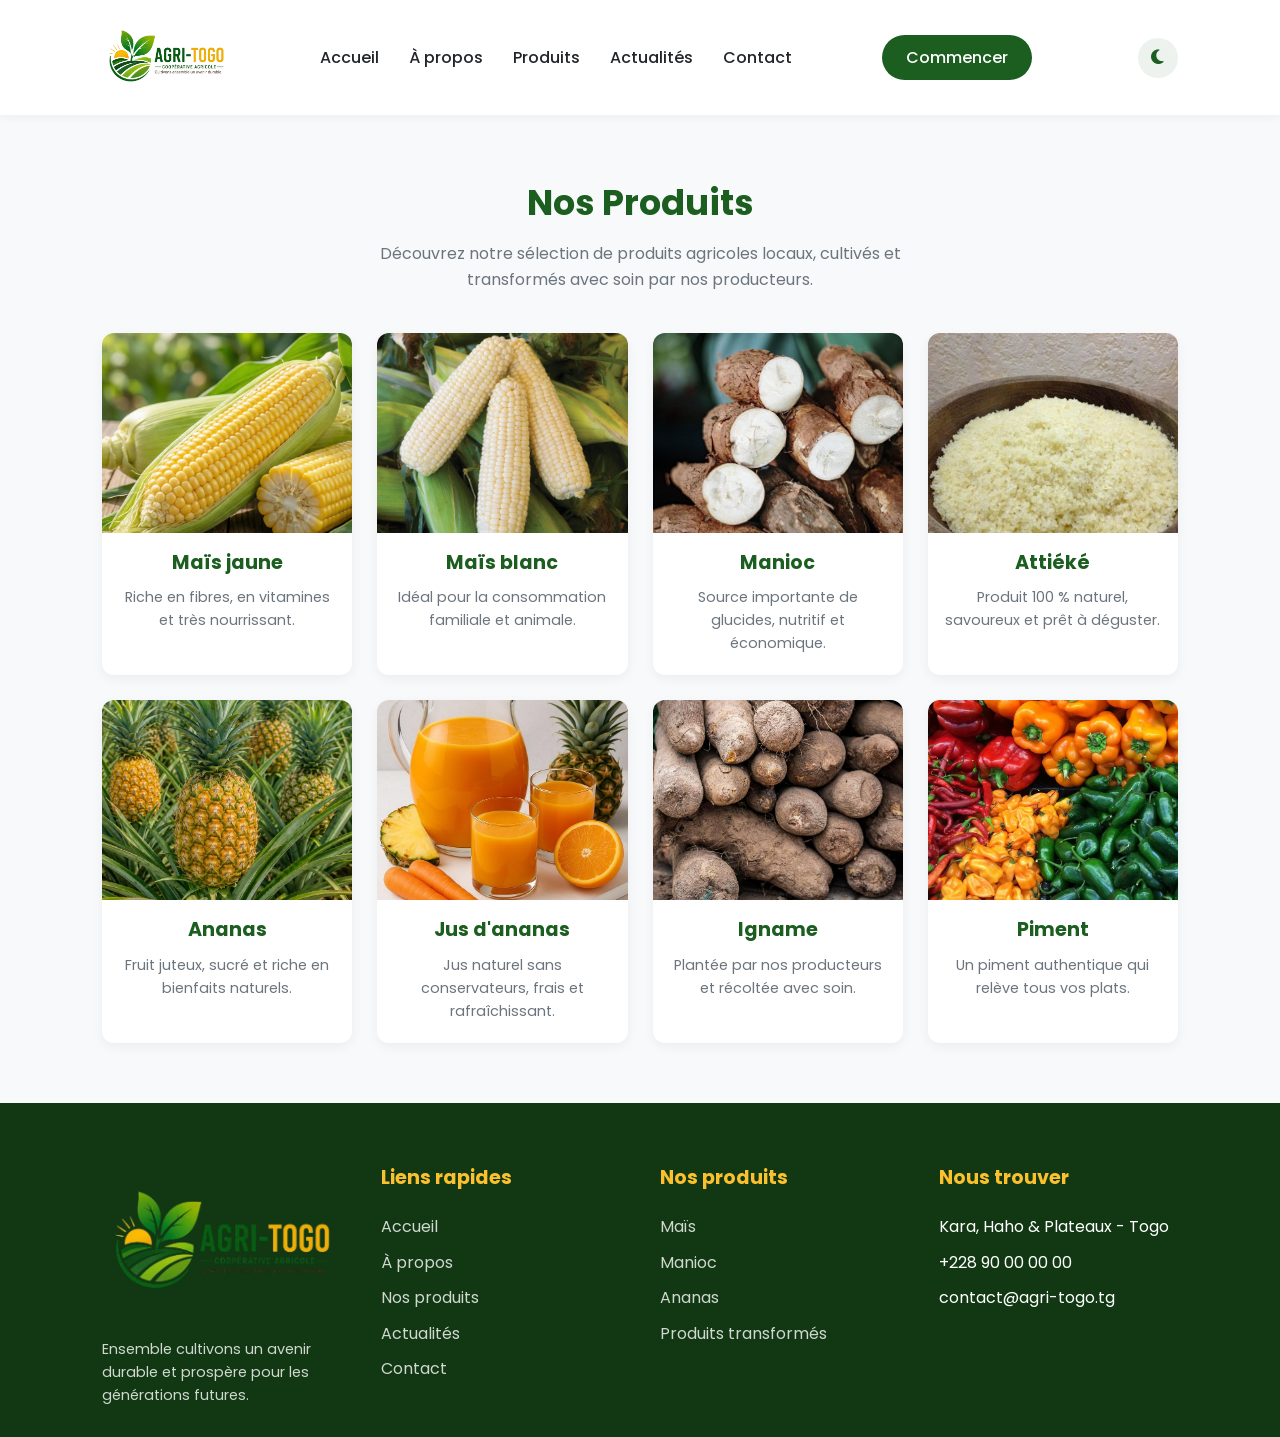
<file: NosProduits.html>
<!DOCTYPE html>  <!-- Déclaration du type de document : HTML5 -->
<html lang="fr">  <!-- Langue de la page : français -->
<head>  <!-- Zone des métadonnées et des ressources -->
    <meta charset="UTF-8">  <!-- Encodage des caractères (accents français) -->
    <meta name="viewport" content="width=device-width, initial-scale=1.0">  <!-- Rendu responsive sur mobile -->
    <title>AgriTogo</title>  <!-- Titre affiché dans l'onglet du navigateur -->
    <!-- Applique le thème sauvegardé avant le rendu pour éviter un "flash" de couleur -->
    <script>try{var theme=localStorage.getItem("theme")}catch(e){}document.documentElement.dataset.theme=theme||(matchMedia("(prefers-color-scheme: dark)").matches?"dark":"light");</script>
    <script defer src="js/mdsombre.js"></script>  <!-- Script du mode sombre/clair, chargé en différé -->
    <link rel="stylesheet" href="https://cdnjs.cloudflare.com/ajax/libs/font-awesome/6.7.2/css/all.min.css">  <!-- Icônes Font Awesome -->
    <link rel="stylesheet" href="css/style.css">  <!-- Feuille de style principale du site -->
</head>
<body>  <!-- Contenu visible de la page -->
    <header>  <!-- Barre de navigation fixée en haut de la page -->

    <div class="logo">  <!-- Bloc du logo -->
        <img src="image/logo.png" alt="AgriTogo">  <!-- Image du logo -->
    </div>

    <nav class="nav-links">  <!-- Menu de navigation principal -->

        <ul>  <!-- Liste des liens du menu -->

            <li><a href="index.html">Accueil</a></li>  <!-- Lien : page d'accueil -->

            <li><a href="Apropos.html">À propos</a></li>  <!-- Lien : page À propos -->

            <li><a href="NosProduits.html">Produits</a></li>  <!-- Lien : page Produits -->

            <li><a href="Actualités.html">Actualités</a></li>  <!-- Lien : page Actualités -->

            <li><a href="Contact.html">Contact</a></li>  <!-- Lien : page Contact -->

        </ul>

    </nav>

    <a href="Contact.html" class="btn">  <!-- Bouton d'appel à l'action vers la page Contact -->
        Commencer
    </a>

    <div class="menu-toggle">  <!-- Bouton hamburger, visible uniquement sur mobile -->

        <i class="fa-solid fa-bars"></i>  <!-- Icône du menu hamburger -->

    </div>

</header>
    <main>  <!-- Contenu principal de la page -->

        <!-- ================= SECTION NOS PRODUITS ================= -->

        <section class="produits">  <!-- Section listant tous les produits -->

            <div class="section-title">  <!-- Titre de section (centré) -->
                <h1>Nos Produits</h1>  <!-- Titre principal de la page -->
                <p>  <!-- Sous-titre de la page -->
                    Découvrez notre sélection de produits agricoles locaux,
                    cultivés et transformés avec soin par nos producteurs.
                </p>
            </div>

            <div class="produits-grid">  <!-- Grille responsive des produits -->

                <article class="produit">  <!-- Carte d'un produit -->
                    <img src="image/mais.jfif" alt="Maïs jaune">  <!-- Image du produit -->
                    <h3>Maïs jaune</h3>  <!-- Nom du produit -->
                    <p>Riche en fibres, en vitamines et très nourrissant.</p>  <!-- Description du produit -->
                </article>

                <article class="produit">
                    <img src="image/mais2.jpg" alt="Maïs blanc">
                    <h3>Maïs blanc</h3>
                    <p>Idéal pour la consommation familiale et animale.</p>
                </article>

                <article class="produit">
                    <img src="image/manioc.jfif" alt="Manioc">
                    <h3>Manioc</h3>
                    <p>Source importante de glucides, nutritif et économique.</p>
                </article>

                <article class="produit">
                    <img src="image/Attieke.jpg" alt="Attiéké">
                    <h3>Attiéké</h3>
                    <p>Produit 100 % naturel, savoureux et prêt à déguster.</p>
                </article>

                <article class="produit">
                    <img src="image/ananas.jfif" alt="Ananas">
                    <h3>Ananas</h3>
                    <p>Fruit juteux, sucré et riche en bienfaits naturels.</p>
                </article>

                <article class="produit">
                    <img src="image/transformé.jfif" alt="Jus d'ananas">
                    <h3>Jus d'ananas</h3>
                    <p>Jus naturel sans conservateurs, frais et rafraîchissant.</p>
                </article>

                <article class="produit">
                    <img src="image/igname.jpg" alt="Igname">
                    <h3>Igname</h3>
                    <p>Plantée par nos producteurs et récoltée avec soin.</p>
                </article>

                <article class="produit">
                    <img src="image/piment.jpg" alt="Piment">
                    <h3>Piment</h3>
                    <p>Un piment authentique qui relève tous vos plats.</p>
                </article>

            </div>

        </section>

    </main>

    <!-- ================= PIED DE PAGE (FOOTER) ================= -->

        <footer>  <!-- Pied de page avec le logo et les liens -->

        <div class="footer-logo">  <!-- Bloc logo et slogan -->

            <a href="index.html">
                <img src="image/logo.png" alt="AgriTogo Logo">
            </a>

            <p>  <!-- Slogan de la coopérative -->
                Ensemble cultivons un avenir durable et prospère
                pour les générations futures.
            </p>

        </div>

        <div class="footer-links">  <!-- Colonne de liens rapides -->

            <h3>Liens rapides</h3>  <!-- Titre de la colonne -->

            <ul>  <!-- Liste des liens rapides -->
                <li><a href="index.html">Accueil</a></li>  <!-- Lien : accueil -->
                <li><a href="Apropos.html">À propos</a></li>  <!-- Lien : à propos -->
                <li><a href="NosProduits.html">Nos produits</a></li>  <!-- Lien : produits -->
                <li><a href="Actualités.html">Actualités</a></li>  <!-- Lien : actualités -->
                <li><a href="Contact.html">Contact</a></li>  <!-- Lien : contact -->
            </ul>

        </div>

        <div class="footer-links">  <!-- Colonne des produits -->

            <h3>Nos produits</h3>  <!-- Titre de la colonne -->

            <ul>  <!-- Liste des produits -->
                <li><a href="NosProduits.html">Maïs</a></li>  <!-- Lien : maïs -->
                <li><a href="NosProduits.html">Manioc</a></li>  <!-- Lien : manioc -->
                <li><a href="NosProduits.html">Ananas</a></li>  <!-- Lien : ananas -->
                <li><a href="NosProduits.html">Produits transformés</a></li>  <!-- Lien : produits transformés -->
            </ul>

        </div>

        <div class="footer-links">  <!-- Colonne des coordonnées -->

            <h3>Nous trouver</h3>  <!-- Titre de la colonne -->

            <ul>  <!-- Liste des coordonnées -->
                <li>Kara, Haho & Plateaux - Togo</li>  <!-- Localisation -->
                <li>+228 90 00 00 00</li>  <!-- Téléphone -->
                <li>contact@agri-togo.tg</li>  <!-- E-mail -->
            </ul>

        </div>

    </footer>
    <script src="js/script.js"></script>  <!-- Script principal (menu mobile) -->

</body>
</html>
</file>
<file: css/style.css>
/* ==========================================================================
   1. RÉINITIALISATION (RESET) ET VARIABLES GLOBALES
   ========================================================================== */
/* Importe la police Poppins depuis Google Fonts */
@import url('https://fonts.googleapis.com/css2?family=Poppins:wght@300;400;500;600;700&display=swap');

:root {  /* Définit les variables CSS globales du site */
    --primary-color: #1b5e20;      /* Vert foncé : couleur principale */
    --secondary-color: #2e7d32;    /* Vert moyen : utilisé au survol */
    --accent-color: #fbc02d;       /* Jaune / or : couleur d'accent */
    --bg-light: #f8f9fa;           /* Fond clair de la page */
    --bg-card: #ffffff;            /* Fond des cartes */
    --text-color: #212529;         /* Couleur principale du texte */
    --text-muted: #6c757d;         /* Texte secondaire (gris) */
    --border-color: #e0e0e0;       /* Couleur des bordures */
    --radius: 12px;                /* Rayon des coins arrondis */
    --transition: all 0.3s ease;   /* Vitesse des transitions et animations */
}

* {  /* S'applique à tous les éléments de la page */
    margin: 0;                     /* Supprime les marges par défaut */
    padding: 0;                    /* Supprime les espacements par défaut */
    box-sizing: border-box;        /* La largeur inclut bordures et padding */
    font-family: 'Poppins', sans-serif;  /* Police par défaut sur tout le site */
}

body {  /* Style général du corps de la page */
    background-color: var(--bg-light);  /* Fond clair du site */
    color: var(--text-color);           /* Couleur du texte */
    line-height: 1.6;                   /* Hauteur de ligne pour une lecture confortable */
}

a {  /* Style des liens */
    text-decoration: none;        /* Supprime le soulignement */
    color: inherit;               /* Hérite de la couleur de son parent */
    transition: var(--transition);  /* Transition douce au survol */
}

ul {  /* Style des listes */
    list-style: none;  /* Supprime les puces */
}

img {  /* Style des images */
    max-width: 100%;  /* L'image ne dépasse jamais la largeur de son conteneur */
    height: auto;     /* Hauteur automatique, proportionnelle à la largeur */
    display: block;   /* Supprime l'espace blanc sous les images */
}

/* ==========================================================================
   2. BOUTONS ET STYLES RÉUTILISABLES
   ========================================================================== */
.btn, .btn1 {  /* Boutons principaux (réutilisés partout) */
    display: inline-block;      /* Bouton sur la même ligne que le texte voisin */
    padding: 10px 24px;         /* Espacement interne du bouton */
    background-color: var(--primary-color);  /* Fond vert foncé */
    color: #fff;                /* Texte blanc */
    border-radius: 25px;        /* Bouton très arrondi (forme de pilule) */
    font-weight: 500;           /* Graisse moyenne du texte */
    border: none;               /* Pas de bordure */
    cursor: pointer;            /* Curseur main au survol */
    text-align: center;         /* Texte centré */
}

.btn:hover, .btn1:hover {  /* Effet au survol des boutons principaux */
    background-color: var(--secondary-color);  /* Passe au vert moyen */
    color: #fff;                                /* Texte toujours blanc */
}

.btn2 {  /* Bouton secondaire (contour transparent) */
    display: inline-block;   /* Bouton en ligne */
    padding: 10px 24px;      /* Espacement interne */
    background-color: transparent;  /* Fond transparent */
    color: #fff;             /* Texte blanc */
    border: 2px solid #fff;  /* Bordure blanche de 2px */
    border-radius: 25px;     /* Bouton arrondi */
    font-weight: 500;        /* Graisse moyenne du texte */
}

.btn2:hover {  /* Effet au survol du bouton secondaire */
    background-color: #fff;              /* Fond blanc */
    color: var(--primary-color);         /* Texte vert foncé */
}

.btn-center {  /* Bloc qui centre son contenu */
    text-align: center;  /* Texte et bouton centrés */
    margin-top: 30px;    /* Espace au-dessus du bloc */
}

.section-title {  /* Titre de section réutilisable (centré) */
    text-align: center;    /* Contenu centré */
    margin-bottom: 40px;   /* Espace sous le titre */
}

.section-title h1, .section-title h2 {  /* Titres h1 et h2 des sections */
    color: var(--primary-color);  /* Couleur vert foncé */
    font-size: 2.2rem;            /* Grande taille de titre */
    font-weight: 700;             /* Texte en gras */
    margin-bottom: 10px;          /* Espace sous le titre */
}

.section-title p {  /* Sous-titre des sections */
    color: var(--text-muted);       /* Couleur grise secondaire */
    max-width: 600px;               /* Largeur maximale du paragraphe */
    margin: 0 auto;                 /* Centré horizontalement */
}

/* ==========================================================================
   3. EN-TÊTE ET NAVIGATION (AVEC MENU HAMBURGER)
   ========================================================================== */
header {  /* Barre de navigation principale */
    display: flex;              /* Disposition en ligne */
    justify-content: space-between;  /* Espace entre le logo et le menu */
    align-items: center;        /* Alignement vertical au centre */
    padding: 15px 8%;           /* Espacement interne du header */
    background-color: #ffffff;  /* Fond blanc */
    box-shadow: 0 2px 10px rgba(0, 0, 0, 0.05);  /* Ombre légère sous la barre */
    position: sticky;           /* Barre collante */
    top: 0;                     /* Reste en haut de l'écran au défilement */
    z-index: 1000;              /* Toujours au-dessus du contenu */
}

.logo img {  /* Image du logo */
    height: 85px;  /* Hauteur fixe du logo */
}

.nav-links ul {  /* Liste des liens du menu */
    display: flex;  /* Liens disposés en ligne */
    gap: 30px;      /* Espacement entre les liens */
}

.nav-links a {  /* Liens du menu de navigation */
    font-weight: 500;      /* Graisse moyenne */
    color: var(--text-color);  /* Couleur du texte sombre */
}

.nav-links a:hover {  /* Au survol d'un lien du menu */
    color: var(--primary-color);  /* Le lien devient vert foncé */
}

.menu-toggle {  /* Bouton hamburger (affiché sur mobile uniquement) */
    display: none;       /* Masqué sur grand écran */
    font-size: 1.5rem;   /* Taille de l'icône */
    color: var(--primary-color);  /* Couleur verte de l'icône */
    cursor: pointer;     /* Curseur main */
}

/* ==========================================================================
   4. PAGE D'ACCUEIL
   ========================================================================== */

/* Grande bannière d'accueil (Hero) */
.hero {  /* Section bannière de la page d'accueil */
    position: relative;  /* Ancrage pour les éléments absolus à l'intérieur */
    height: 80vh;        /* Hauteur : 80 % de la hauteur de l'écran */
    min-height: 500px;   /* Hauteur minimale sur les petits écrans */
    display: flex;       /* Disposition en ligne */
    align-items: center; /* Contenu centré verticalement */
    padding: 0 8%;       /* Espacement latéral */
    color: #ffffff;      /* Texte blanc */
    overflow: hidden;    /* Cache les débordements de l'image */
}

.hero > img {  /* Image de fond de la bannière */
    position: absolute;  /* Positionnée en arrière-plan */
    top: 0;              /* Collée en haut */
    left: 0;             /* Collée à gauche */
    width: 100%;         /* Toute la largeur */
    height: 100%;        /* Toute la hauteur */
    object-fit: cover;   /* L'image couvre la zone sans déformation */
    z-index: -2;         /* Placée derrière le contenu */
}

.hero .overlay {  /* Voile sombre au-dessus de l'image */
    position: absolute;   /* Superposé à l'image */
    top: 0;               /* Couvre tout le haut */
    left: 0;              /* Couvre toute la gauche */
    width: 100%;          /* Toute la largeur */
    height: 100%;         /* Toute la hauteur */
    background: linear-gradient(90deg, rgba(27, 94, 32, 0.85) 0%, rgba(0,0,0,0.4) 100%);  /* Dégradé vert vers noir */
    z-index: -1;          /* Placé au-dessus de l'image mais sous le texte */
}

.hero-content {  /* Bloc de texte de la bannière */
    max-width: 650px;  /* Largeur maximale du texte */
}

.hero-content h1 {  /* Titre principal de la bannière */
    font-size: 3.2rem;   /* Très grande taille */
    line-height: 1.2;    /* Hauteur de ligne compacte */
    margin-bottom: 20px; /* Espace sous le titre */
    font-weight: 700;    /* Texte en gras */
}

.hero-content p {  /* Paragraphe de la bannière */
    font-size: 1.1rem;    /* Taille légèrement agrandie */
    margin-bottom: 30px;  /* Espace sous le paragraphe */
    opacity: 0.9;         /* Légèrement transparent */
}

.hero-buttons {  /* Conteneur des boutons de la bannière */
    display: flex;  /* Boutons côte à côte */
    gap: 15px;      /* Espacement entre les boutons */
}

/* Bandeau des chiffres clés (statistiques) */
.chiffres {  /* Bandeau des chiffres clés */
    display: flex;            /* Chiffres disposés en ligne */
    justify-content: space-around;  /* Répartis uniformément */
    align-items: center;      /* Centrés verticalement */
    padding: 40px 8%;         /* Espacement interne */
    background-color: #ffffff;  /* Fond blanc */
    box-shadow: 0 4px 15px rgba(0,0,0,0.03);  /* Ombre très légère */
    margin: 40px 8% 60px 8%;  /* Marges autour du bandeau */
    position: relative;       /* Pour le z-index */
    z-index: 10;              /* Au-dessus de la bannière suivante */
    border-radius: var(--radius);  /* Coins arrondis */
}

.chiffre {  /* Bloc d'un chiffre clé */
    text-align: center;  /* Contenu centré */
}

.chiffre h2 {  /* Valeur du chiffre */
    font-size: 2.2rem;         /* Grande taille */
    color: var(--primary-color);  /* Couleur verte */
    font-weight: 700;          /* Texte en gras */
}

.chiffre p {  /* Légende du chiffre */
    font-size: 0.9rem;        /* Petite taille */
    color: var(--text-muted); /* Couleur grise secondaire */
}

/* Grille des produits (accueil + page produits) */
.produits {  /* Section des produits */
    padding: 60px 8%;  /* Espacement interne de la section */
}

.produits-grid {  /* Grille responsive des produits */
    display: grid;                 /* Disposition en grille */
    grid-template-columns: repeat(auto-fit, minmax(240px, 1fr));  /* Colonnes adaptatives (minimum 240px) */
    gap: 25px;                     /* Espacement entre les cartes */
}

.produit {  /* Carte d'un produit */
    background-color: var(--bg-card);  /* Fond blanc de la carte */
    border-radius: var(--radius);      /* Coins arrondis */
    overflow: hidden;                  /* Cache le débordement de l'image */
    box-shadow: 0 4px 12px rgba(0,0,0,0.05);  /* Ombre légère */
    transition: var(--transition);     /* Transition douce */
    text-align: center;                /* Contenu centré */
    padding-bottom: 20px;              /* Espace en bas de la carte */
}

.produit:hover {  /* Effet au survol d'une carte produit */
    transform: translateY(-5px);           /* La carte remonte légèrement */
    box-shadow: 0 8px 20px rgba(0,0,0,0.1);  /* Ombre plus prononcée */
}

.produit img {  /* Image du produit */
    width: 100%;        /* Toute la largeur de la carte */
    height: 200px;      /* Hauteur fixe */
    object-fit: cover;  /* Image recadrée sans déformation */
}

.produit h3 {  /* Nom du produit */
    margin: 15px 0 8px;              /* Marges du titre */
    color: var(--primary-color);     /* Couleur verte */
    font-size: 1.2rem;               /* Taille du titre */
}

.produit p {  /* Description du produit */
    padding: 0 15px;          /* Espacement latéral */
    font-size: 0.9rem;        /* Petite taille */
    color: var(--text-muted); /* Couleur grise secondaire */
}

/* Section des actualités */
.actualites {  /* Section des actualités */
    padding: 60px 8%;  /* Espacement interne de la section */
}

.actualites-grid {  /* Grille responsive des articles */
    display: grid;   /* Disposition en grille */
    grid-template-columns: repeat(auto-fit, minmax(300px, 1fr));  /* Colonnes adaptatives (minimum 300px) */
    gap: 30px;       /* Espacement entre les articles */
}

.actualite {  /* Carte d'un article d'actualité */
    background-color: var(--bg-card);  /* Fond blanc */
    border-radius: var(--radius);      /* Coins arrondis */
    overflow: hidden;                  /* Cache le débordement de l'image */
    box-shadow: 0 4px 12px rgba(0,0,0,0.05);  /* Ombre légère */
    display: flex;                     /* Disposition verticale */
    flex-direction: column;            /* Les enfants s'empilent en colonne */
    margin: 20px 0;                    /* Marge verticale */
}

.actualite img, .actualite-image img {  /* Images des actualités */
    width: 100%;        /* Toute la largeur */
    height: 200px;      /* Hauteur fixe */
    object-fit: cover;  /* Image recadrée sans déformation */
}

.actualite-content, .actualite {  /* Contenu des articles */
    padding: 20px;  /* Espacement interne */
}

.actualite .date {  /* Date de l'actualité */
    color: var(--accent-color);  /* Couleur jaune / or */
    font-weight: 600;            /* Texte semi-gras */
    font-size: 0.85rem;          /* Petite taille */
}

.actualite h3, .actualite h2 {  /* Titres des actualités */
    font-size: 1.2rem;          /* Taille du titre */
    margin: 10px 0;             /* Marges du titre */
    color: var(--text-color);   /* Couleur du texte sombre */
}

.actualite p {  /* Paragraphes des actualités */
    color: var(--text-muted);  /* Couleur grise secondaire */
    font-size: 0.9rem;         /* Petite taille */
    margin-bottom: 15px;       /* Espace sous chaque paragraphe */
}

.actualite a {  /* Lien "Lire plus" */
    color: var(--primary-color);  /* Couleur verte */
    font-weight: 600;             /* Texte semi-gras */
    align-self: flex-start;       /* Lien aligné à gauche */
}

/* Bandeau d'appel à l'action (CTA) */
.cta {  /* Bandeau d'appel à l'action */
    background-color: var(--primary-color);  /* Fond vert foncé */
    color: #ffffff;                          /* Texte blanc */
    text-align: center;                      /* Contenu centré */
    padding: 60px 8%;                        /* Espacement interne */
    margin: 40px 0;                          /* Marges verticales */
}

.cta h2 {  /* Message d'appel à l'action */
    font-size: 2rem;                /* Grande taille */
    margin-bottom: 25px;            /* Espace sous le titre */
    max-width: 700px;               /* Largeur maximale du texte */
    margin-left: auto;              /* Centré horizontalement */
    margin-right: auto;             /* Centré horizontalement */
}

.cta .btn {  /* Bouton à l'intérieur du bandeau CTA */
    background-color: var(--accent-color);  /* Fond jaune / or */
    color: var(--text-color);               /* Texte sombre */
}

.cta .btn:hover {  /* Au survol du bouton CTA */
    background-color: #e0a800;  /* Jaune plus foncé */
}

/* ==========================================================================
   5. PAGE À PROPOS
   ========================================================================== */
.apropos {  /* Section d'introduction de la page À propos */
    padding: 60px 8%;  /* Espacement interne de la section */
}

hr{  /* Ligne décorative sous le titre "À propos" */
background-color: #0d4110;  /* Vert très foncé */
height: 5px;  /* Épaisseur de la ligne */
width: 250px;  /* Largeur de la ligne */
margin: 20px auto;  /* Centrée horizontalement */

}

.apropos-content {  /* Bloc image + texte de la page À propos */
    display: flex;   /* Disposition en ligne */
    align-items: center;  /* Alignement vertical au centre */
    gap: 40px;       /* Espacement entre l'image et le texte */
}

.apropos-image, .apropos-text {  /* Image et texte de la section */
    flex: 1;  /* Chacun occupe la même largeur */
}

.apropos-image img {  /* Image de la page À propos */
    border-radius: var(--radius);  /* Coins arrondis */
}

.mission {  /* Section de la mission */
    background-color: #e8f5e9;   /* Fond vert très clair */
    padding: 40px 8%;            /* Espacement interne */
    text-align: center;          /* Contenu centré */
    border-radius: var(--radius);  /* Coins arrondis */
    margin: 40px 8%;             /* Marges autour de la section */
}

.mission h2 {  /* Titre de la mission */
    color: var(--primary-color);  /* Couleur verte */
    margin-bottom: 15px;          /* Espace sous le titre */
}

.valeurs {  /* Section des valeurs */
    padding: 40px 8%;  /* Espacement interne de la section */
}

.valeurs-grid {  /* Grille responsive des valeurs */
    display: grid;   /* Disposition en grille */
    grid-template-columns: repeat(auto-fit, minmax(220px, 1fr));  /* Colonnes adaptatives (minimum 220px) */
    gap: 20px;       /* Espacement entre les cartes */
}

.valeur {  /* Carte d'une valeur */
    background: #fff;                        /* Fond blanc */
    padding: 25px;                           /* Espacement interne */
    border-radius: var(--radius);            /* Coins arrondis */
    box-shadow: 0 4px 10px rgba(0,0,0,0.03); /* Ombre légère */
    text-align: center;                      /* Contenu centré */
}

.valeurs h2 {  /* Icône de la valeur */
    font-size: 2.2rem;  /* Très grande taille */
    margin-bottom: 15px;  /* Espace sous l'icône */
    color: var(--primary-color);  /* Couleur verte */
    text-align: center;  /* Icône centrée */
}

.valeur h3 {  /* Nom de la valeur */
    margin-bottom: 10px;        /* Espace sous le titre */
    color: var(--primary-color);  /* Couleur verte */
}

.valeur h3 span {  /* Icône de la valeur */
    font-size: 2.2rem;  /* Très grande taille */
    margin-right: 8px;  /* Espace entre l'icône et le texte */
    vertical-align: middle;  /* Aligne l'icône avec le texte */
}


/* Section des membres / producteurs */
.membres {  /* Section des membres */
    padding: 60px 8%;  /* Espacement interne de la section */
}

.membres-grid {  /* Grille responsive des membres */
    display: grid;   /* Disposition en grille */
    grid-template-columns: repeat(auto-fit, minmax(200px, 1fr));  /* Colonnes adaptatives (minimum 200px) */
    gap: 25px;       /* Espacement entre les cartes */
}

.membre {  /* Carte d'un membre */
    background: #fff;                          /* Fond blanc */
    border-radius: var(--radius);              /* Coins arrondis */
    overflow: hidden;                          /* Cache le débordement de l'image */
    text-align: center;                        /* Contenu centré */
    box-shadow: 0 4px 12px rgba(0,0,0,0.05);   /* Ombre légère */
    padding-bottom: 15px;                      /* Espace en bas de la carte */
}

.membre img {  /* Photo du membre */
    width: 100%;        /* Toute la largeur de la carte */
    height: 220px;      /* Hauteur fixe */
    object-fit: cover;  /* Photo recadrée sans déformation */
}

.membre h3 {  /* Nom du membre */
    margin-top: 15px;  /* Espace au-dessus du nom */
    font-size: 1.1rem; /* Taille du nom */
}

/* ==========================================================================
   6. PAGE CONTACT
   ========================================================================== */
.contact {  /* Section principale de la page Contact */
    padding: 60px 8%;  /* Espacement interne de la section */
}

.contact-container {  /* Conteneur : coordonnées + formulaire */
    display: flex;  /* Disposition en ligne */
    gap: 50px;      /* Espacement entre les deux blocs */
}

.contact-info, .contact-form {  /* Bloc des coordonnées et bloc du formulaire */
    flex: 1;  /* Chacun occupe la même largeur */
}

.info-box {  /* Encadré d'une coordonnée */
    background: #fff;                          /* Fond blanc */
    padding: 20px;                             /* Espacement interne */
    border-radius: var(--radius);              /* Coins arrondis */
    margin-bottom: 15px;                       /* Espace entre les encadrés */
    box-shadow: 0 2px 8px rgba(0,0,0,0.04);    /* Ombre légère */
}

.info-box h3 {  /* Type de coordonnée (adresse, téléphone...) */
    color: var(--primary-color);  /* Couleur verte */
    margin-bottom: 5px;           /* Espace sous le titre */
    font-size: 1.1rem;            /* Taille du titre */
}

.contact-form fieldset {  /* Cadre du formulaire */
    border: none;                          /* Pas de bordure */
    background: #fff;                      /* Fond blanc */
    padding: 30px;                         /* Espacement interne */
    border-radius: var(--radius);          /* Coins arrondis */
    box-shadow: 0 4px 15px rgba(0,0,0,0.05);  /* Ombre légère */
}

.contact-form h3 {  /* Titre du formulaire */
    font-size: 1.4rem;         /* Grande taille */
    font-weight: 600;          /* Texte semi-gras */
    color: var(--primary-color);  /* Couleur verte */
    margin-bottom: 20px;       /* Espace sous le titre */
}

.form-group {  /* Groupe champ + étiquette */
    margin-bottom: 20px;  /* Espace entre les champs */
}

.form-group label {  /* Étiquette d'un champ */
    display: block;     /* Étiquette sur sa propre ligne */
    margin-bottom: 8px; /* Espace sous l'étiquette */
    font-weight: 500;   /* Graisse moyenne */
}

.form-group input, .form-group textarea {  /* Champs de saisie du formulaire */
    width: 100%;                     /* Toute la largeur */
    padding: 12px 15px;              /* Espacement interne */
    border: 1px solid var(--border-color);  /* Bordure subtile */
    border-radius: 8px;              /* Coins légèrement arrondis */
    outline: none;                   /* Supprime le contour de sélection par défaut */
    font-size: 0.95rem;              /* Taille du texte saisi */
}

.form-group input:focus, .form-group textarea:focus {  /* Champ sélectionné (focus) */
    border-color: var(--primary-color);  /* Bordure verte au focus */
}

/* ==========================================================================
   7. PIED DE PAGE (FOOTER)
   ========================================================================== */
footer {  /* Pied de page */
    background-color: #113813;      /* Fond vert très foncé */
    color: #ffffff;                 /* Texte blanc */
    padding: 60px 8% 30px 8%;       /* Espacement interne */
    display: flex;                  /* Disposition en ligne */
    flex-wrap: wrap;                /* Les colonnes passent à la ligne si besoin */
    justify-content: space-between; /* Colonnes réparties sur la largeur */
    gap: 40px;                      /* Espacement entre les colonnes */
}

.footer-logo, .footer-links, .footer-region, .footer-column {  /* Colonnes du pied de page */
    flex: 1;          /* Chaque colonne occupe la même largeur */
    min-width: 220px; /* Largeur minimale des colonnes */
}

.footer-logo p, .footer-region p {  /* Paragraphes du pied de page */
    opacity: 0.8;        /* Légèrement transparents */
    font-size: 0.9rem;   /* Petite taille */
    margin-top: 15px;    /* Espace au-dessus du paragraphe */
}

footer h3 {  /* Titres des colonnes du pied de page */
    color: var(--accent-color);  /* Couleur jaune / or */
    margin-bottom: 20px;         /* Espace sous le titre */
    font-size: 1.2rem;           /* Taille du titre */
}

footer ul li {  /* Éléments des listes du pied de page */
    margin-bottom: 10px;  /* Espace entre les éléments */
}

footer ul li a {  /* Liens du pied de page */
    opacity: 0.8;  /* Légèrement transparents */
}

footer ul li a:hover {  /* Au survol d'un lien du pied de page */
    opacity: 1;                 /* Pleinement visible */
    color: var(--accent-color); /* Couleur jaune / or */
}

/* ==========================================================================
   8. MEDIA QUERIES (ADAPTATION RESPONSIVE ET MENU HAMBURGER)
   ========================================================================== */
@media (max-width: 992px) {  /* Écrans de tablette et en dessous */
    .chiffres {  /* Bandeau des chiffres sur tablette */
        flex-wrap: wrap;  /* Les chiffres passent à la ligne si besoin */
        gap: 20px;        /* Espacement entre les blocs */
    }

    .apropos-content, .contact-container {  /* Blocs image/texte et contact sur tablette */
        flex-direction: column;  /* Empilés verticalement */
    }
}

@media (max-width: 768px) {  /* Écrans de mobile et en dessous */
    .menu-toggle {  /* Bouton hamburger sur mobile */
        display: block;  /* Le bouton hamburger devient visible */
    }

    .nav-links {  /* Menu de navigation sur mobile */
        position: absolute;      /* Sort du flux normal */
        top: 100%;               /* Placé juste sous le header */
        left: 0;                 /* Aligné à gauche */
        width: 100%;             /* Toute la largeur */
        background-color: #ffffff;  /* Fond blanc */
        box-shadow: 0 10px 15px rgba(0,0,0,0.1);  /* Ombre sous le menu */
        display: none;           /* Menu masqué par défaut */
        padding: 20px 0;         /* Espacement interne */
    }

    .nav-links.active {  /* Menu ouvert (classe 'active' ajoutée par JavaScript) */
        display: block;  /* Menu visible quand la classe 'active' est présente */
    }

    .nav-links ul {  /* Liste des liens sur mobile */
        flex-direction: column;  /* Liens empilés verticalement */
        align-items: center;     /* Centrés horizontalement */
        gap: 20px;               /* Espacement entre les liens */
    }

    header .btn {  /* Bouton "Commencer" sur mobile */
        display: none;  /* Bouton "Commencer" caché sur mobile pour alléger l'en-tête */
    }

    .hero-content h1 {  /* Titre de la bannière sur mobile */
        font-size: 2.2rem;  /* Taille réduite pour les petits écrans */
    }

    .hero-buttons {  /* Boutons de la bannière sur mobile */
        flex-direction: column;  /* Empilés verticalement */
    }
}

/* ==========================================================================
   9. MODE SOMBRE (THÈME SOMBRE)
   ========================================================================== */
:root[data-theme="dark"] {  /* Variables CSS du mode sombre */
    --bg-light: #0e1410;      /* Fond clair devenu très sombre */
    --bg-card: #161d17;       /* Fond de carte sombre */
    --text-color: #e8ece9;    /* Texte devenu clair */
    --text-muted: #9aa79c;    /* Texte secondaire gris clair */
    --border-color: #2a332b;  /* Bordures sombres */
    color-scheme: dark;       /* Interface du navigateur en sombre (barres de défilement...) */
}

/* Remplace les fonds codés en dur par les couleurs sombres */
[data-theme="dark"] header,            /* Header en sombre */
[data-theme="dark"] .nav-links,        /* Menu en sombre */
[data-theme="dark"] .chiffres,         /* Bandeau des chiffres en sombre */
[data-theme="dark"] .valeur,           /* Cartes de valeurs en sombre */
[data-theme="dark"] .membre,           /* Cartes de membres en sombre */
[data-theme="dark"] .info-box,         /* Encadrés de coordonnées en sombre */
[data-theme="dark"] .contact-form fieldset {  /* Formulaire en sombre */
    background-color: var(--bg-card);  /* Fond de carte sombre */
}

[data-theme="dark"] .mission {  /* Section mission en mode sombre */
    background-color: #1c2b1e;  /* Vert très sombre */
}

[data-theme="dark"] header {  /* Header en mode sombre */
    box-shadow: 0 2px 10px rgba(0, 0, 0, 0.45);  /* Ombre plus marquée */
}

[data-theme="dark"] .chiffres {  /* Bandeau des chiffres en mode sombre */
    box-shadow: 0 4px 15px rgba(0, 0, 0, 0.4);  /* Ombre plus marquée */
}

/* Bordures discrètes des cartes en mode sombre */
[data-theme="dark"] .produit,   /* Cartes produits en sombre */
[data-theme="dark"] .actualite, /* Cartes actualités en sombre */
[data-theme="dark"] .valeur,    /* Cartes valeurs en sombre */
[data-theme="dark"] .membre,    /* Cartes membres en sombre */
[data-theme="dark"] .info-box,  /* Encadrés coordonnées en sombre */
[data-theme="dark"] .contact-form fieldset {  /* Formulaire en sombre */
    border: 1px solid var(--border-color);  /* Bordure sombre subtile */
}

/* Titres et liens en vert clair (lisibles sur fond sombre) */
[data-theme="dark"] .section-title h1,   /* Titres de section en sombre */
[data-theme="dark"] .section-title h2,   /* Titres de section en sombre */
[data-theme="dark"] .nav-links a:hover,  /* Liens du menu au survol en sombre */
[data-theme="dark"] .menu-toggle,        /* Bouton hamburger en sombre */
[data-theme="dark"] .chiffre h2,         /* Valeurs des chiffres en sombre */
[data-theme="dark"] .produit h3,         /* Noms des produits en sombre */
[data-theme="dark"] .actualite a,        /* Liens "Lire plus" en sombre */
[data-theme="dark"] .mission h2,         /* Titre de la mission en sombre */
[data-theme="dark"] .valeur h3,          /* Noms des valeurs en sombre */
[data-theme="dark"] .info-box h3,        /* Titres des encadrés en sombre */
[data-theme="dark"] .contact-form h3 {   /* Titre du formulaire en sombre */
    color: #81c784;  /* Vert clair, lisible sur fond sombre */
}

/* Le bouton CTA conserve un texte sombre sur fond jaune */
[data-theme="dark"] .cta .btn {  /* Bouton CTA en mode sombre */
    color: #212529;  /* Texte sombre conservé sur fond jaune */
}

/* Champs de saisie du formulaire en mode sombre */
[data-theme="dark"] .form-group input,    /* Champs texte en sombre */
[data-theme="dark"] .form-group textarea {  /* Zone de texte en sombre */
    background-color: #121a13;   /* Fond sombre des champs */
    color: var(--text-color);    /* Texte clair */
    border-color: var(--border-color);  /* Bordure sombre */
}

[data-theme="dark"] .form-group input::placeholder,     /* Texte indicatif des champs en sombre */
[data-theme="dark"] .form-group textarea::placeholder { /* Texte indicatif de la zone en sombre */
    color: var(--text-muted);  /* Couleur grise claire */
}

[data-theme="dark"] .form-group input:focus,    /* Champ sélectionné en sombre */
[data-theme="dark"] .form-group textarea:focus {  /* Zone sélectionnée en sombre */
    border-color: #81c784;  /* Bordure vert clair au focus */
}

/* Évite que l'autofill du navigateur blanchisse les champs en sombre */
[data-theme="dark"] .form-group input:-webkit-autofill,     /* Autofill des champs en sombre */
[data-theme="dark"] .form-group textarea:-webkit-autofill { /* Autofill de la zone en sombre */
    -webkit-box-shadow: 0 0 0 1000px #121a13 inset;  /* Fond sombre forcé sur l'autofill */
    -webkit-text-fill-color: #e8ece9;                /* Texte clair sur l'autofill */
    caret-color: #e8ece9;                            /* Curseur clair */
}

/* Ligne décorative en mode sombre */
[data-theme="dark"] hr {  /* Ligne décorative en mode sombre */
    background-color: #4caf50;  /* Vert plus clair */
}

/* ==========================================================================
   10. BOUTON DE CHANGEMENT DE THÈME
   ========================================================================== */
.theme-toggle {  /* Bouton lune / soleil pour changer de thème */
    display: inline-flex;      /* Bouton en ligne flexible */
    align-items: center;       /* Icône centrée verticalement */
    justify-content: center;   /* Icône centrée horizontalement */
    flex-shrink: 0;            /* Le bouton ne se rétrécit pas */
    width: 40px;               /* Largeur du bouton */
    height: 40px;              /* Hauteur du bouton */
    margin-left: 15px;         /* Espace à gauche du bouton */
    border: none;              /* Pas de bordure */
    border-radius: 50%;        /* Bouton rond */
    background-color: #eef2ee; /* Fond gris très clair */
    color: var(--primary-color);  /* Icône verte */
    font-size: 1.05rem;        /* Taille de l'icône */
    cursor: pointer;           /* Curseur main */
    transition: var(--transition);  /* Transition douce */
}

.theme-toggle:hover {  /* Au survol du bouton de thème */
    background-color: var(--primary-color);  /* Fond vert */
    color: #ffffff;                          /* Icône blanche */
    transform: rotate(20deg) scale(1.05);    /* Petite rotation et agrandissement */
}

[data-theme="dark"] .theme-toggle {  /* Bouton de thème en mode sombre */
    background-color: var(--bg-card);     /* Fond sombre */
    color: #81c784;                       /* Icône vert clair */
    border: 1px solid var(--border-color);  /* Bordure sombre */
}

[data-theme="dark"] .theme-toggle:hover {  /* Bouton de thème au survol en mode sombre */
    background-color: #81c784;  /* Fond vert clair */
    color: #121a13;             /* Icône sombre */
}



.cartographie {  /* Pied de page */
    background-color: #113813;      /* Fond vert très foncé */
    color: #ffffff;                 /* Texte blanc */
    padding: 30px 2% 10px 2%;       /* Espacement interne */
    display: flex;                  /* Disposition en ligne */
    flex-wrap: wrap;                /* Les colonnes passent à la ligne si besoin */
    justify-content: space-between; /* Colonnes réparties sur la largeur */
    gap: 20px;                      /* Espacement entre les colonnes */
}

.cartographie h3 {  /* Titres des colonnes du pied de page */
    color: var(--accent-color);  /* Couleur jaune / or */
    margin-bottom: 20px;         /* Espace sous le titre */
    font-size: 1.2rem;           /* Taille du titre */
}

.cartographie-map {  /* Carte interactive */
    flex: 1;          /* Chaque colonne occupe la même largeur */
    min-width: 200px; /* Largeur minimale des colonnes */
    max-width: 300px; /* Largeur maximale de la carte */
}
</file>
